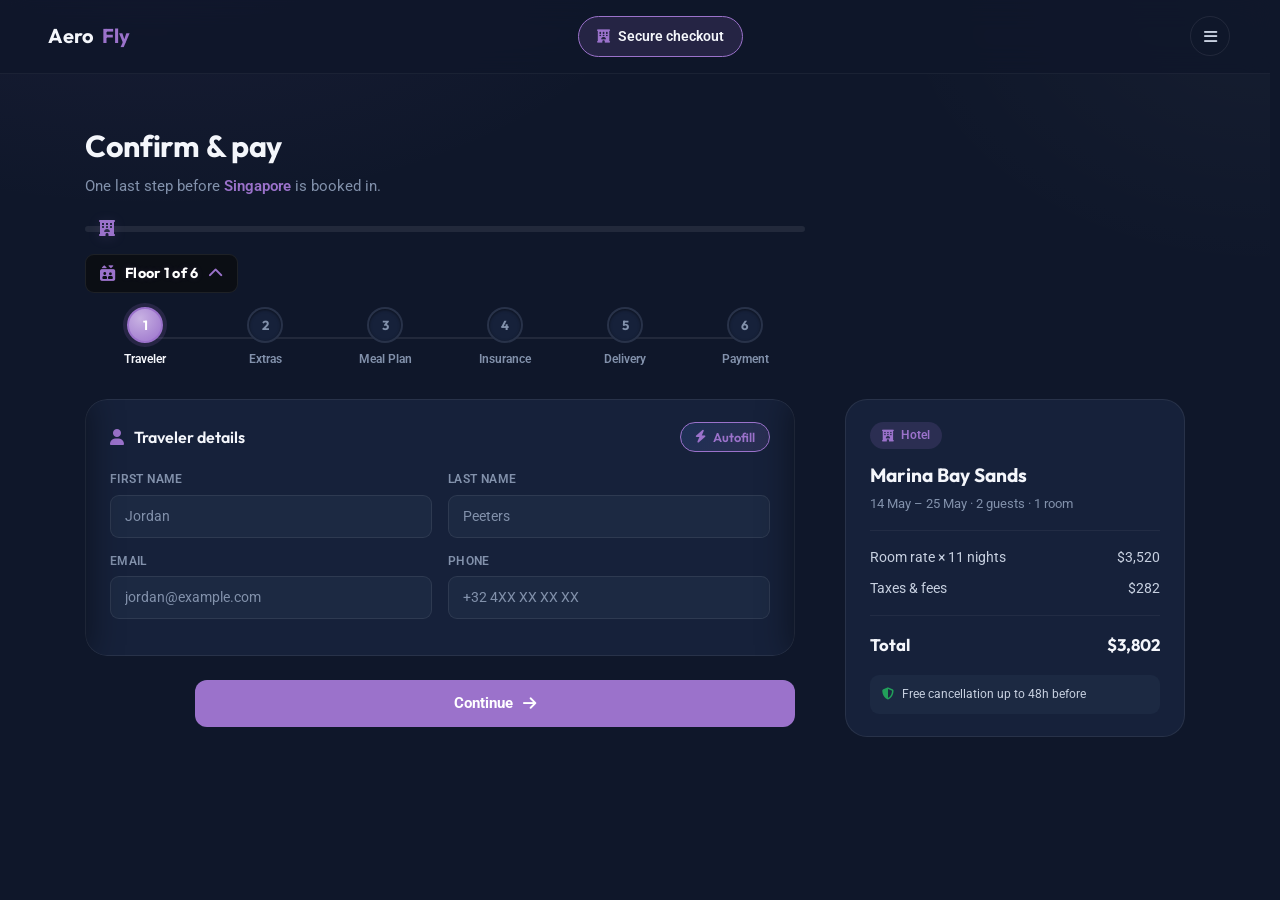
<file: pages/booking.html>
<!DOCTYPE html>
<html lang="en">
<head>
<meta charset="UTF-8">
<meta name="viewport" content="width=device-width,initial-scale=1.0,maximum-scale=1.0,user-scalable=no">
<title>AeroFly — Confirm &amp; Pay</title>
<link href="https://cdnjs.cloudflare.com/ajax/libs/font-awesome/6.5.1/css/all.min.css" rel="stylesheet">
<link rel="stylesheet" href="../css/global.css">
<link rel="stylesheet" href="../css/booking.css">
</head>
<body data-section="hotels" id="bookingBody">

<header>
  <a class="logo" href="../index.html"><i class="fa-solid fa-sparkles"></i> Aero<span>Fly</span></a>

  <div class="nav-current"><i class="fa-solid fa-lock" id="navIcon"></i> <span id="navLabel">Secure checkout</span></div>

  <div class="hdr-actions">
    <button class="nav-hamburger-btn" id="navHamburgerBtn" onclick="toggleNavMenu(event)" aria-label="Switch section">
      <i class="fa-solid fa-bars"></i>
    </button>
    <div class="nav-menu-popover" id="navMenuPopover">
      <div class="nav-menu-label">Switch section</div>
      <a href="flights.html" class="nav-menu-item"><i class="fa-solid fa-plane"></i> Flights</a>
      <a href="hotels.html" class="nav-menu-item"><i class="fa-solid fa-hotel"></i> Hotels</a>
      <a href="experiences.html" class="nav-menu-item"><i class="fa-solid fa-ticket"></i> Experiences</a>
      <a href="../index.html" class="nav-menu-item home"><i class="fa-solid fa-house"></i> Home</a>
    </div>
  </div>
</header>

<div class="booking-wrap" id="bookingView">
  <div class="booking-inner">

    <div class="booking-title">
      <h1>Confirm &amp; pay</h1>
      <p>One last step before <span id="destLabel">Singapore</span> is booked in.</p>
    </div>

    <!-- PROGRESS BAR (riding icon — plane for flights, matching your original) -->
    <div class="bk-progress-bar" id="bkProgressBar">
      <div class="bk-progress-fill" id="bkProgressFill"></div>
      <div class="bk-progress-icon" id="bkProgressIcon"><i class="fa-solid fa-plane"></i></div>
    </div>

    <!-- STEPPER (built by JS — differs per type) -->
    <div class="bk-elevator-display" id="bkElevatorDisplay" style="display:none">
      <i class="fa-solid fa-elevator"></i>
      <span class="bked-label" id="bkedFloorLabel">Floor 1</span>
      <i class="fa-solid fa-chevron-up bked-arrow"></i>
    </div>
    <div class="bk-stepper" id="bkStepper"></div>

    <div class="booking-grid">

      <!-- LEFT: forms -->
      <div class="booking-forms">

        <div class="bk-step-area" id="bkStepArea">

          <!-- hotel-only: full-cover elevator doors. These slide shut over
               the whole step area, the content swaps behind them, then they
               reopen — the transition itself IS the elevator, not a small
               icon off to the side. No-ops for flights/experiences. -->
          <div class="bk-door left"><i class="fa-solid fa-elevator"></i></div>
          <div class="bk-door right"><i class="fa-solid fa-elevator"></i></div>

          <!-- transition loader (icon swapped per type) — used for
               flights/experiences; hotels use the doors above instead -->
          <div class="step-loader" id="stepLoader">
            <div class="step-loader-inner">
              <div id="stepLoaderIcon"></div>
              <div class="step-loader-lbl">Just a moment…</div>
            </div>
          </div>

          <!-- TRAVELER -->
          <div class="bk-step active" data-step="traveler">
            <div class="bk-card">
              <div class="passenger-header">
                <div class="bk-card-title" style="margin-bottom:0"><i class="fa-solid fa-user"></i> Traveler details</div>
                <button class="autofill-btn" onclick="autofillTraveler()"><i class="fa-solid fa-bolt"></i> Autofill</button>
              </div>
              <div class="bk-field-row" style="margin-top:18px">
                <div class="bk-field"><label>First name</label><input type="text" id="fFirst" placeholder="Jordan"></div>
                <div class="bk-field"><label>Last name</label><input type="text" id="fLast" placeholder="Peeters"></div>
              </div>
              <div class="bk-field-row">
                <div class="bk-field"><label>Email</label><input type="email" id="fEmail" placeholder="jordan@example.com"></div>
                <div class="bk-field"><label>Phone</label><input type="tel" id="fPhone" placeholder="+32 4XX XX XX XX"></div>
              </div>
              <div class="bk-hint" id="hintTraveler">Fill in all fields with a valid email to continue.</div>
            </div>
          </div>

          <!-- SEAT & CLASS (flights only) -->
          <div class="bk-step" data-step="seat">
            <div class="bk-card">
              <div class="bk-card-title"><i class="fa-solid fa-chair"></i> Choose your seat</div>
              <div class="class-selector" id="classSelector">
                <div class="class-card fc" data-class="fc" onclick="selectSeatClass('fc')">
                  <div class="class-card-check"><i class="fa-solid fa-check"></i></div>
                  <div class="class-card-icon">🛋️</div>
                  <div class="class-card-name">First</div>
                  <div class="class-card-price">+€1555</div>
                </div>
                <div class="class-card prem" data-class="prem" onclick="selectSeatClass('prem')">
                  <div class="class-card-check"><i class="fa-solid fa-check"></i></div>
                  <div class="class-card-icon">⭐</div>
                  <div class="class-card-name">Premium</div>
                  <div class="class-card-price">+€255</div>
                </div>
                <div class="class-card eco active" data-class="eco" onclick="selectSeatClass('eco')">
                  <div class="class-card-check"><i class="fa-solid fa-check"></i></div>
                  <div class="class-card-icon">🪑</div>
                  <div class="class-card-name">Economy</div>
                  <div class="class-card-price">Included</div>
                </div>
              </div>
              <div class="seat-diagram-area">
                <div class="plane-svg-wrap">
                  <svg viewBox="0 0 100 270" xmlns="http://www.w3.org/2000/svg">
                    <defs>
                      <clipPath id="body-clip"><path d="M50 6 C66 6 67 22 67 38 L67 205 C67 230 58 250 50 256 C42 250 33 230 33 205 L33 38 C33 22 34 6 50 6 Z"/></clipPath>
                    </defs>
                    <path d="M33 105 L2 155 L8 170 L33 148 Z" fill="var(--surface-3)"/>
                    <path d="M67 105 L98 155 L92 170 L67 148 Z" fill="var(--surface-3)"/>
                    <path d="M36 205 L16 240 L24 250 L40 220 Z" fill="var(--surface-3)"/>
                    <path d="M64 205 L84 240 L76 250 L60 220 Z" fill="var(--surface-3)"/>
                    <path d="M50 6 C66 6 67 22 67 38 L67 205 C67 230 58 250 50 256 C42 250 33 230 33 205 L33 38 C33 22 34 6 50 6 Z" fill="var(--surface-2)" stroke="var(--border)" stroke-width="1.5"/>
                    <rect x="0" y="5" width="100" height="72" fill="var(--flights)" clip-path="url(#body-clip)" id="svg-zone-fc" opacity="0" style="transition:opacity .35s"/>
                    <rect x="0" y="77" width="100" height="80" fill="var(--hotels)" clip-path="url(#body-clip)" id="svg-zone-prem" opacity="0" style="transition:opacity .35s"/>
                    <rect x="0" y="157" width="100" height="100" fill="var(--experiences)" clip-path="url(#body-clip)" id="svg-zone-eco" opacity="0" style="transition:opacity .35s"/>
                    <line x1="33" y1="77" x2="67" y2="77" stroke="var(--border)" stroke-width="1" stroke-dasharray="4,3"/>
                    <line x1="33" y1="157" x2="67" y2="157" stroke="var(--border)" stroke-width="1" stroke-dasharray="4,3"/>
                    <text x="50" y="44" text-anchor="middle" font-family="Outfit,sans-serif" font-size="6" fill="var(--text)" opacity=".4" font-weight="700">FC</text>
                    <text x="50" y="122" text-anchor="middle" font-family="Outfit,sans-serif" font-size="5.5" fill="var(--text)" opacity=".4" font-weight="700">PREM</text>
                    <text x="50" y="195" text-anchor="middle" font-family="Outfit,sans-serif" font-size="5.5" fill="var(--text)" opacity=".4" font-weight="700">ECO</text>
                  </svg>
                </div>
                <div class="seat-grid-panel">
                  <div class="seat-grid-header" id="seatGridLabel">Economy — select your seat</div>
                  <div id="seatGridContainer"></div>
                </div>
              </div>
              <div class="benefits-section">
                <div class="benefits-label">Included benefits</div>
                <div class="benefits-grid" id="benefitsContainer"></div>
              </div>
              <div class="bk-hint" id="hintSeat">Pick a class and tap a seat to continue.</div>
            </div>
          </div>

          <!-- BAGGAGE (flights only) -->
          <div class="bk-step" data-step="baggage">
            <div class="bk-card">
              <div class="bk-card-title"><i class="fa-solid fa-suitcase-rolling"></i> Baggage</div>
              <div class="bk-option-grid" id="baggageOptions">
                <div class="bk-option" data-val="cabin" data-fee="0" onclick="selectOption('baggage',this)">
                  <div class="bk-option-check"></div>
                  <div class="bk-option-icon"><i class="fa-solid fa-briefcase"></i></div>
                  <div class="bk-option-name">Cabin bag only</div>
                  <div class="bk-option-sub">1 × 7kg</div>
                  <div class="bk-option-price">Included</div>
                </div>
                <div class="bk-option" data-val="checked1" data-fee="35" onclick="selectOption('baggage',this)">
                  <div class="bk-option-check"></div>
                  <div class="bk-option-icon" style="font-size:1.3rem"><i class="fa-solid fa-suitcase-rolling"></i></div>
                  <div class="bk-option-name">+1 checked bag</div>
                  <div class="bk-option-sub">23kg</div>
                  <div class="bk-option-price">+€35</div>
                </div>
                <div class="bk-option" data-val="checked2" data-fee="65" onclick="selectOption('baggage',this)">
                  <div class="bk-option-check"></div>
                  <div class="bk-option-icon" style="font-size:1.55rem"><i class="fa-solid fa-suitcase-rolling"></i></div>
                  <div class="bk-option-name">+2 checked bags</div>
                  <div class="bk-option-sub">23kg each</div>
                  <div class="bk-option-price">+€65</div>
                </div>
                <div class="bk-option" data-val="xl" data-fee="55" onclick="selectOption('baggage',this)">
                  <div class="bk-option-check"></div>
                  <div class="bk-option-icon" style="font-size:1.4rem"><i class="fa-solid fa-weight-hanging"></i></div>
                  <div class="bk-option-name">Extra-large bag</div>
                  <div class="bk-option-sub">32kg</div>
                  <div class="bk-option-price">+€55</div>
                </div>
              </div>
              <div class="bk-hint" id="hintBaggage">Pick a baggage option to continue.</div>
            </div>
          </div>

          <!-- MEAL (flights only) -->
          <div class="bk-step" data-step="meal">
            <div class="bk-card">
              <div class="bk-card-title"><i class="fa-solid fa-utensils"></i> Meal preference</div>
              <div class="bk-option-grid" id="mealOptions">
                <div class="bk-option" data-val="standard" data-fee="0" onclick="selectOption('meal',this)">
                  <div class="bk-option-check"></div>
                  <div class="bk-option-name">Standard</div>
                  <div class="bk-option-sub">Chef's choice</div>
                  <div class="bk-option-price">Included</div>
                </div>
                <div class="bk-option" data-val="vegetarian" data-fee="0" onclick="selectOption('meal',this)">
                  <div class="bk-option-check"></div>
                  <div class="bk-option-name">Vegetarian</div>
                  <div class="bk-option-sub">No meat or fish</div>
                  <div class="bk-option-price">Included</div>
                </div>
                <div class="bk-option" data-val="vegan" data-fee="0" onclick="selectOption('meal',this)">
                  <div class="bk-option-check"></div>
                  <div class="bk-option-name">Vegan</div>
                  <div class="bk-option-sub">Plant-based</div>
                  <div class="bk-option-price">Included</div>
                </div>
                <div class="bk-option" data-val="halal" data-fee="0" onclick="selectOption('meal',this)">
                  <div class="bk-option-check"></div>
                  <div class="bk-option-name">Halal</div>
                  <div class="bk-option-sub"></div>
                  <div class="bk-option-price">Included</div>
                </div>
                <div class="bk-option" data-val="kosher" data-fee="0" onclick="selectOption('meal',this)">
                  <div class="bk-option-check"></div>
                  <div class="bk-option-name">Kosher</div>
                  <div class="bk-option-sub"></div>
                  <div class="bk-option-price">Included</div>
                </div>
                <div class="bk-option" data-val="none" data-fee="0" onclick="selectOption('meal',this)">
                  <div class="bk-option-check"></div>
                  <div class="bk-option-name">No meal</div>
                  <div class="bk-option-sub">Skip catering</div>
                  <div class="bk-option-price">—</div>
                </div>
              </div>
              <div class="bk-hint" id="hintMeal">Pick a meal option to continue.</div>
            </div>
          </div>

          <!-- AMENITIES (hotels only) -->
          <div class="bk-step" data-step="amenities">
            <div class="bk-card">
              <div class="bk-card-title"><i class="fa-solid fa-concierge-bell"></i> Room extras</div>
              <div class="bk-option-grid" id="amenityOptions">
                <div class="bk-option" data-val="fitness" data-fee="0" onclick="toggleAmenity(this)">
                  <div class="bk-option-check"></div>
                  <div class="bk-option-icon"><i class="fa-solid fa-dumbbell"></i></div>
                  <div class="bk-option-name">Fitness Center</div>
                  <div class="bk-option-sub">24h access</div>
                  <div class="bk-option-price">Included</div>
                </div>
                <div class="bk-option" data-val="pool" data-fee="15" onclick="toggleAmenity(this)">
                  <div class="bk-option-check"></div>
                  <div class="bk-option-icon"><i class="fa-solid fa-water-ladder"></i></div>
                  <div class="bk-option-name">Pool &amp; Spa Pass</div>
                  <div class="bk-option-sub">Full stay access</div>
                  <div class="bk-option-price">+$15</div>
                </div>
                <div class="bk-option" data-val="housekeeping" data-fee="10" onclick="toggleAmenity(this)">
                  <div class="bk-option-check"></div>
                  <div class="bk-option-icon"><i class="fa-solid fa-broom"></i></div>
                  <div class="bk-option-name">Daily Housekeeping+</div>
                  <div class="bk-option-sub">Turn-down service</div>
                  <div class="bk-option-price">+$10</div>
                </div>
                <div class="bk-option" data-val="laundry" data-fee="20" onclick="toggleAmenity(this)">
                  <div class="bk-option-check"></div>
                  <div class="bk-option-icon"><i class="fa-solid fa-shirt"></i></div>
                  <div class="bk-option-name">Laundry Service</div>
                  <div class="bk-option-sub">Wash &amp; fold, 24h</div>
                  <div class="bk-option-price">+$20</div>
                </div>
                <div class="bk-option" data-val="shuttle" data-fee="35" onclick="toggleAmenity(this)">
                  <div class="bk-option-check"></div>
                  <div class="bk-option-icon"><i class="fa-solid fa-shuttle-van"></i></div>
                  <div class="bk-option-name">Airport Shuttle</div>
                  <div class="bk-option-sub">Return transfer</div>
                  <div class="bk-option-price">+$35</div>
                </div>
              </div>
              <div class="bk-hint" style="display:none">Optional — pick as many as you like, or none.</div>
            </div>
          </div>

          <!-- MEAL PLAN (hotels only) -->
          <div class="bk-step" data-step="mealplan">
            <div class="bk-card">
              <div class="bk-card-title"><i class="fa-solid fa-utensils"></i> Meal plan</div>
              <div class="bk-option-grid" id="mealplanOptions">
                <div class="bk-option" data-val="room-only" data-fee="0" onclick="selectOption('mealplan',this)">
                  <div class="bk-option-check"></div>
                  <div class="bk-option-name">Room Only</div>
                  <div class="bk-option-sub">No meals included</div>
                  <div class="bk-option-price">Included</div>
                </div>
                <div class="bk-option" data-val="breakfast" data-fee="198" onclick="selectOption('mealplan',this)">
                  <div class="bk-option-check"></div>
                  <div class="bk-option-name">Breakfast Included</div>
                  <div class="bk-option-sub">Daily, $18/night</div>
                  <div class="bk-option-price">+$198</div>
                </div>
                <div class="bk-option" data-val="halfboard" data-fee="495" onclick="selectOption('mealplan',this)">
                  <div class="bk-option-check"></div>
                  <div class="bk-option-name">Half Board</div>
                  <div class="bk-option-sub">Breakfast + dinner, $45/night</div>
                  <div class="bk-option-price">+$495</div>
                </div>
                <div class="bk-option" data-val="roomservice" data-fee="330" onclick="selectOption('mealplan',this)">
                  <div class="bk-option-check"></div>
                  <div class="bk-option-name">Room Service Package</div>
                  <div class="bk-option-sub">Daily dining credit, $30/night</div>
                  <div class="bk-option-price">+$330</div>
                </div>
              </div>
              <div class="bk-hint" id="hintMealplan">Pick a meal plan (or "Room Only") to continue.</div>
            </div>
          </div>

          <!-- INSURANCE -->
          <div class="bk-step" data-step="insurance">
            <div class="bk-card">
              <div class="bk-card-title"><i class="fa-solid fa-shield-halved"></i> Travel insurance</div>
              <div class="bk-option-grid" id="insuranceOptions">
                <div class="bk-option" data-val="none" data-fee="0" onclick="selectOption('insurance',this)">
                  <div class="bk-option-check"></div>
                  <div class="bk-option-name">No insurance</div>
                  <div class="bk-option-sub">Continue without cover</div>
                  <div class="bk-option-price">$0</div>
                </div>
                <div class="bk-option" data-val="basic" data-fee="12" onclick="selectOption('insurance',this)">
                  <div class="bk-option-check"></div>
                  <div class="bk-option-name">Basic</div>
                  <div class="bk-option-sub">Trip cancellation cover</div>
                  <div class="bk-option-price">+$12</div>
                </div>
                <div class="bk-option" data-val="premium" data-fee="24" onclick="selectOption('insurance',this)">
                  <div class="bk-option-check"></div>
                  <div class="bk-option-name">Premium</div>
                  <div class="bk-option-sub">Cancellation + medical + baggage</div>
                  <div class="bk-option-price">+$24</div>
                </div>
              </div>
              <div class="bk-hint" id="hintInsurance">Pick an option (or "No insurance") to continue.</div>
            </div>
          </div>

          <!-- DELIVERY -->
          <div class="bk-step" data-step="delivery">
            <div class="bk-card">
              <div class="bk-card-title"><i class="fa-solid fa-paper-plane"></i> How should we send your booking?</div>
              <div class="bk-option-grid" id="deliveryOptions">
                <div class="bk-option" data-val="email" onclick="selectOption('delivery',this)">
                  <div class="bk-option-check"></div>
                  <div class="bk-option-icon"><i class="fa-solid fa-envelope"></i></div>
                  <div class="bk-option-name">Email</div>
                  <div class="bk-option-sub" id="deliveryEmailSub">To your email address</div>
                </div>
                <div class="bk-option" data-val="sms" onclick="selectOption('delivery',this)">
                  <div class="bk-option-check"></div>
                  <div class="bk-option-icon"><i class="fa-solid fa-comment-sms"></i></div>
                  <div class="bk-option-name">SMS</div>
                  <div class="bk-option-sub" id="deliverySmsSub">To your phone number</div>
                </div>
                <div class="bk-option" data-val="whatsapp" onclick="selectOption('delivery',this)">
                  <div class="bk-option-check"></div>
                  <div class="bk-option-icon"><i class="fa-brands fa-whatsapp"></i></div>
                  <div class="bk-option-name">WhatsApp</div>
                  <div class="bk-option-sub">Instant message</div>
                </div>
                <div class="bk-option" data-val="pdf" onclick="selectOption('delivery',this)">
                  <div class="bk-option-check"></div>
                  <div class="bk-option-icon"><i class="fa-solid fa-file-pdf"></i></div>
                  <div class="bk-option-name">Download PDF</div>
                  <div class="bk-option-sub">Save it yourself</div>
                </div>
              </div>
              <div class="bk-hint" id="hintDelivery">Pick how you'd like to receive your booking.</div>
            </div>
          </div>

          <!-- PAYMENT -->
          <div class="bk-step" data-step="payment">
            <div class="bk-card">
              <div class="bk-card-title"><i class="fa-solid fa-credit-card"></i> Payment</div>
              <div class="bk-field"><label>Card number</label><input type="text" id="fCard" placeholder="4242 4242 4242 4242" inputmode="numeric"></div>
              <div class="bk-field-row">
                <div class="bk-field"><label>Expiry</label><input type="text" id="fExpiry" placeholder="MM / YY"></div>
                <div class="bk-field"><label>CVC</label><input type="text" id="fCvc" placeholder="123" inputmode="numeric"></div>
              </div>
              <div class="bk-secure-note"><i class="fa-solid fa-lock"></i> Payments are encrypted. This is a demo checkout — no card is charged.</div>
              <div class="bk-hint" id="hintPayment">Fill in your card details to confirm.</div>
            </div>
          </div>

        </div>

        <div class="bk-step-nav">
          <button class="bk-back-btn" id="bkBackBtn" onclick="goBack()"><i class="fa-solid fa-arrow-left"></i> Back</button>
          <button class="bk-continue-btn" id="bkContinueBtn" onclick="goNext()">Continue <i class="fa-solid fa-arrow-right"></i></button>
        </div>
      </div>

      <!-- RIGHT: order summary -->
      <div class="bk-summary">
        <div class="bk-summary-badge" id="summaryBadge"><i class="fa-solid fa-hotel"></i> Hotel</div>
        <div class="bk-summary-name" id="summaryName">Marina Bay Sands</div>
        <div class="bk-summary-meta" id="summaryMeta">14 May – 25 May · 2 guests · 1 room</div>

        <div class="bk-divider"></div>

        <div id="summaryLines">
          <div class="bk-line"><span id="lineLabel1">Room rate × 11 nights</span><span id="lineVal1">$3,520</span></div>
          <div class="bk-line"><span>Taxes &amp; fees</span><span id="lineTax">$284</span></div>
        </div>
        <div class="bk-divider"></div>
        <div class="bk-line total"><span>Total</span><span id="lineTotal">$3,804</span></div>

        <div class="bk-summary-badgebox"><i class="fa-solid fa-shield-halved"></i> Free cancellation up to 48h before</div>
      </div>

    </div>
  </div>
</div>

<!-- CONFIRMATION -->
<div class="confirm-wrap" id="confirmView">
  <div class="confirm-card">

    <div class="confirm-anim" id="confirmAnim"></div>

    <div class="confirm-text-block" id="confirmTextBlock">
      <h2>You're all booked!</h2>
      <p id="confirmSub">Marina Bay Sands is confirmed for 14 – 25 May.</p>
      <div class="confirm-ref">Booking reference <strong id="confirmRef">AF-000000</strong></div>
      <div class="confirm-delivery-note" id="confirmDeliveryNote"></div>

      <div id="confirmCrosssell"></div>

      <a href="../index.html" class="confirm-home-btn"><i class="fa-solid fa-house"></i> Back to AeroFly</a>
    </div>
  </div>
</div>

<script src="../js/global.js"></script>
<script>
const params = new URLSearchParams(window.location.search);
const type = params.get('type') || 'hotels';
const name = params.get('name') || 'Marina Bay Sands';
const price = parseFloat(params.get('price')) || 320;

const TYPE_META = {
  hotels:      { section:'hotels',      icon:'fa-hotel',  label:'Hotel',      currency:'$', lineLabel:'Room rate × 11 nights', taxRate:0.08 },
  experiences: { section:'experiences', icon:'fa-ticket', label:'Experience', currency:'$', lineLabel:'2 guests × ticket price', taxRate:0.05 },
  flights:     { section:'flights',     icon:'fa-plane',  label:'Flight',     currency:'€', lineLabel:'2 travelers × fare', taxRate:0.12 },
};
const meta = TYPE_META[type] || TYPE_META.hotels;

document.body.dataset.section = meta.section;
document.getElementById('navIcon').className = 'fa-solid ' + meta.icon;
document.getElementById('summaryBadge').innerHTML = `<i class="fa-solid ${meta.icon}"></i> ${meta.label}`;
document.getElementById('summaryName').textContent = name;

const lineVal = type === 'hotels' ? price * 11 : price * 2;
const tax = Math.round(lineVal * meta.taxRate);

document.getElementById('lineLabel1').textContent = meta.lineLabel;
document.getElementById('lineVal1').textContent = meta.currency + lineVal.toLocaleString();
document.getElementById('lineTax').textContent = meta.currency + tax.toLocaleString();

const metaLine = {
  hotels: '14 May – 25 May · 2 guests · 1 room',
  experiences: '14 May · 2 guests',
  flights: 'BRU → SIN · 14 May – 25 May · 2 travelers',
};
document.getElementById('summaryMeta').textContent = metaLine[type] || metaLine.hotels;

/* ============================================================
   STEP CONFIG
   ============================================================ */
const STEP_DEFS = {
  hotels:      ['traveler','amenities','mealplan','insurance','delivery','payment'],
  experiences: ['traveler','insurance','delivery','payment'],
  flights:     ['traveler','seat','baggage','meal','insurance','delivery','payment'],
};
const steps = STEP_DEFS[type] || STEP_DEFS.hotels;

const STEP_META = {
  traveler:  { label:'Traveler',  icon:'fa-user' },
  seat:      { label:'Seat',      icon:'fa-chair' },
  baggage:   { label:'Baggage',   icon:'fa-suitcase-rolling' },
  meal:      { label:'Meal',      icon:'fa-utensils' },
  amenities: { label:'Extras',    icon:'fa-concierge-bell' },
  mealplan:  { label:'Meal Plan', icon:'fa-utensils' },
  insurance: { label:'Insurance', icon:'fa-shield-halved' },
  delivery:  { label:'Delivery',  icon:'fa-paper-plane' },
  payment:   { label:'Payment',   icon:'fa-credit-card' },
};

let currentIndex = 0;
const touched = {};      // stepKey -> bool (user has left this step at least once)
const selections = { baggage:null, meal:null, mealplan:null, insurance:null, delivery:null };
const selectedAmenities = {}; // val -> fee, for the multi-select amenities step
let selectedSeatClass = 'eco', selectedSeat = null;

/* ---------- render stepper + progress bar ---------- */
function renderStepper(){
  const wrap = document.getElementById('bkStepper');
  const isHotel = type === 'hotels';
  wrap.innerHTML = steps.map((key,i)=>{
    const m = STEP_META[key];
    const valid = isValid(key);
    let state = '';
    if(i === currentIndex) state = 'current';
    else if(i < currentIndex && valid) state = 'done';
    else if(touched[key] && !valid) state = 'warning';
    const clickable = i <= currentIndex;
    let inner;
    if(state==='done') inner = '<i class="fa-solid fa-check"></i>';
    else if(state==='warning') inner = '<i class="fa-solid fa-triangle-exclamation"></i>';
    else if(isHotel) inner = (i+1); // elevator floor button — show the literal floor number
    else inner = `<i class="fa-solid ${m.icon}"></i>`;
    return `<div class="bk-step-item ${state} ${clickable?'clickable':''}" onclick="${clickable ? 'jumpToStep('+i+')' : ''}">
      <div class="bk-step-line ${i<=currentIndex?'done':''}"></div>
      <div class="bk-step-circle">${inner}</div>
      <div class="bk-step-lbl">${m.label}</div>
    </div>`;
  }).join('');

  const pct = steps.length > 1 ? (currentIndex / (steps.length - 1)) * 100 : 100;
  document.getElementById('bkProgressFill').style.width = pct + '%';
  document.getElementById('bkProgressIcon').style.left = Math.max(pct, 3) + '%';
  document.getElementById('bkProgressIcon').innerHTML = `<i class="fa-solid ${meta.icon}"></i>`;

  const elevDisplay = document.getElementById('bkElevatorDisplay');
  if(isHotel){
    elevDisplay.style.display = 'flex';
    document.getElementById('bkedFloorLabel').textContent = `Floor ${currentIndex+1} of ${steps.length}`;
  }
}

/* ---------- validation ---------- */
function isValid(key){
  switch(key){
    case 'traveler': {
      const f=document.getElementById('fFirst').value.trim();
      const l=document.getElementById('fLast').value.trim();
      const e=document.getElementById('fEmail').value.trim();
      const p=document.getElementById('fPhone').value.trim();
      return f && l && /^\S+@\S+\.\S+$/.test(e) && p.length>=6;
    }
    case 'seat': return !!selectedSeat;
    case 'baggage': return !!selections.baggage;
    case 'meal': return !!selections.meal;
    case 'amenities': return true; // optional, always valid
    case 'mealplan': return !!selections.mealplan;
    case 'insurance': return !!selections.insurance;
    case 'delivery': return !!selections.delivery;
    case 'payment': {
      const c=document.getElementById('fCard').value.replace(/\s/g,'');
      const ex=document.getElementById('fExpiry').value.trim();
      const cvc=document.getElementById('fCvc').value.trim();
      return c.length>=12 && ex.length>=4 && cvc.length>=3;
    }
    default: return true;
  }
}

/* ---------- option selection ---------- */
function selectOption(group, el){
  const parent = el.parentElement;
  parent.querySelectorAll('.bk-option').forEach(o=>o.classList.remove('selected'));
  el.classList.add('selected');
  selections[group] = { val: el.dataset.val, fee: parseFloat(el.dataset.fee || 0) };
  const hintEl = document.getElementById('hint'+group.charAt(0).toUpperCase()+group.slice(1));
  if(hintEl) hintEl.classList.remove('show');
  updateSummary();
  renderStepper();
}

/* ---------- amenities (multi-select, optional) ---------- */
function toggleAmenity(el){
  const val = el.dataset.val, fee = parseFloat(el.dataset.fee || 0);
  el.classList.toggle('selected');
  if(el.classList.contains('selected')) selectedAmenities[val] = fee;
  else delete selectedAmenities[val];
  updateSummary();
}

/* ---------- seat & class selection ---------- */
const SEAT_CLASS_CONFIG = {
  fc:   { label:'First — select your seat',    fee:1555, rows:3, cols:['A','B','','C','D'],
          occupied:['1A','2C'],
          benefits:[['fa-bed','Lie-flat bed'],['fa-champagne-glasses','Fine dining'],['fa-suitcase','40kg luggage'],['fa-star','Lounge access']] },
  prem: { label:'Premium — select your seat',  fee:255,  rows:5, cols:['A','B','','C','D','E'],
          occupied:['1A','2E','3B'],
          benefits:[['fa-suitcase','30kg luggage'],['fa-utensils','Premium meals'],['fa-users-line','Priority boarding']] },
  eco:  { label:'Economy — select your seat',  fee:0,    rows:7, cols:['A','B','C','','D','E','F'],
          occupied:['1A','2B','3E','4F','5A','6C'],
          benefits:[['fa-suitcase','23kg luggage'],['fa-utensils','Standard meal'],['fa-wifi','WiFi included']] },
};

function selectSeatClass(cls){
  selectedSeatClass = cls;
  selectedSeat = null;
  document.querySelectorAll('.class-card').forEach(c=>c.classList.toggle('active', c.dataset.class===cls));
  ['fc','prem','eco'].forEach(z=>{
    const el = document.getElementById('svg-zone-'+z);
    if(el) el.style.opacity = z===cls ? '0.55' : '0';
  });
  renderSeatGrid();
  document.getElementById('hintSeat')?.classList.remove('show');
  updateSummary();
  renderStepper();
}

function renderSeatGrid(){
  const cfg = SEAT_CLASS_CONFIG[selectedSeatClass];
  document.getElementById('seatGridLabel').textContent = cfg.label;
  let html = '<div class="seat-col-labels">';
  cfg.cols.forEach(c=> html += c==='' ? `<div style="width:12px;"></div>` : `<div class="seat-col-label" style="width:30px;">${c}</div>`);
  html += '</div><div class="seat-grid">';
  for(let r=1; r<=cfg.rows; r++){
    html += `<div class="seat-row"><div class="seat-row-num">${r}</div>`;
    cfg.cols.forEach(c=>{
      if(c===''){ html += `<div class="seat-aisle"></div>`; return; }
      const id = `${r}${c}`, occ = cfg.occupied.includes(id);
      html += `<div class="seat${occ?' occupied':''}" data-seat="${id}" onclick="${occ?'':'pickSeat(this)'}" title="${occ?'Occupied':id}">${occ?'✕':''}</div>`;
    });
    html += '</div>';
  }
  html += '</div>';
  document.getElementById('seatGridContainer').innerHTML = html;
  document.getElementById('benefitsContainer').innerHTML = cfg.benefits.map(b=>
    `<div class="benefit-box"><i class="fa-solid ${b[0]}"></i> ${b[1]}</div>`).join('');
}

function pickSeat(el){
  document.querySelectorAll('#seatGridContainer .seat').forEach(s=>s.classList.remove('selected'));
  el.classList.add('selected');
  selectedSeat = el.dataset.seat;
  document.getElementById('hintSeat')?.classList.remove('show');
  renderStepper();
}

/* ---------- autofill (traveler step) ---------- */
const AUTOFILL_PROFILE = { first:'Sarah', last:'Mitchell', email:'sarah.mitchell@example.com', phone:'+32 478 12 34 56' };
function autofillTraveler(){
  const card = document.querySelector('.bk-step[data-step="traveler"] .bk-card');
  card.classList.remove('bk-autofilling'); void card.offsetWidth; card.classList.add('bk-autofilling');
  const fields = [['fFirst',AUTOFILL_PROFILE.first],['fLast',AUTOFILL_PROFILE.last],['fEmail',AUTOFILL_PROFILE.email],['fPhone',AUTOFILL_PROFILE.phone]];
  fields.forEach(([id,val],i)=> setTimeout(()=>{
    const el = document.getElementById(id);
    el.value = val;
    el.classList.add('filled');
  }, i*90));
  setTimeout(()=>{ document.getElementById('hintTraveler').classList.remove('show'); renderStepper(); }, fields.length*90 + 150);
}

/* ---------- summary totals ---------- */
function updateSummary(){
  const lines = [];
  let extra = 0;
  if(type === 'flights' && selectedSeatClass && SEAT_CLASS_CONFIG[selectedSeatClass].fee > 0){
    lines.push(['Seat & class upgrade', '+€' + SEAT_CLASS_CONFIG[selectedSeatClass].fee]);
    extra += SEAT_CLASS_CONFIG[selectedSeatClass].fee;
  }
  if(selections.baggage && selections.baggage.fee > 0){
    lines.push(['Extra baggage', '+€' + selections.baggage.fee]);
    extra += selections.baggage.fee;
  }
  if(selections.mealplan && selections.mealplan.fee > 0){
    lines.push(['Meal plan', '+' + meta.currency + selections.mealplan.fee]);
    extra += selections.mealplan.fee;
  }
  const amenityTotal = Object.values(selectedAmenities).reduce((a,b)=>a+b,0);
  if(amenityTotal > 0){
    const count = Object.keys(selectedAmenities).length;
    lines.push([`Room extras (${count})`, '+' + meta.currency + amenityTotal]);
    extra += amenityTotal;
  }
  if(selections.insurance && selections.insurance.fee > 0){
    lines.push(['Travel insurance', '+' + meta.currency + selections.insurance.fee]);
    extra += selections.insurance.fee;
  }
  const total = lineVal + tax + extra;
  const el = document.getElementById('summaryLines');
  el.innerHTML = `
    <div class="bk-line"><span>${meta.lineLabel}</span><span>${meta.currency}${lineVal.toLocaleString()}</span></div>
    <div class="bk-line"><span>Taxes &amp; fees</span><span>${meta.currency}${tax.toLocaleString()}</span></div>
    ${lines.map(l=>`<div class="bk-line"><span>${l[0]}</span><span>${l[1]}</span></div>`).join('')}
  `;
  document.getElementById('lineTotal').textContent = meta.currency + total.toLocaleString();
}

/* ---------- step transition loader ---------- */
const LOADER_HTML = {
  flights: '<div class="sl-flight"><div class="sl-line"></div><i class="fa-solid fa-plane"></i></div>',
  hotels:  '<div class="sl-hotel"><div class="sl-shaft"></div><div class="sl-car"></div></div>',
  experiences: '<i class="fa-solid fa-ticket sl-xp"></i>',
};
// scrolls the stepper into view right now, synchronously — called while
// something is already covering the screen (the loader or the doors) so
// the jump itself is never something the customer actually sees happen
function scrollToStepperNow(){
  const stepArea = document.getElementById('bkStepper');
  if(!stepArea) return;
  const y = stepArea.getBoundingClientRect().top + window.scrollY - 90;
  window.scrollTo({top: Math.max(0, y), behavior: 'auto'});
}

function showStepLoader(cb){
  if(type === 'hotels'){
    // the doors ARE the transition: close over the whole step area,
    // swap content behind them while hidden, then reopen — no separate
    // loader box needed on top of that.
    const area = document.getElementById('bkStepArea');
    area.classList.add('doors-closed');
    scrollToStepperNow(); // hidden behind the closed doors
    setTimeout(()=>{
      cb();
      setTimeout(()=> area.classList.remove('doors-closed'), 150);
    }, 620);
    return;
  }
  const loader = document.getElementById('stepLoader');
  document.getElementById('stepLoaderIcon').innerHTML = LOADER_HTML[type] || LOADER_HTML.hotels;
  document.querySelectorAll('.bk-step').forEach(s=>s.classList.remove('active'));
  loader.classList.add('active');
  scrollToStepperNow(); // hidden behind the loader overlay, not a separate jump later
  setTimeout(()=>{
    loader.classList.remove('active');
    cb();
  }, 550);
}

/* ---------- navigation ---------- */
function showStep(i){
  const key = steps[i];
  document.querySelectorAll('.bk-step').forEach(s=>s.classList.toggle('active', s.dataset.step===key));
  document.getElementById('bkBackBtn').disabled = i===0;
  const last = i === steps.length-1;
  document.getElementById('bkContinueBtn').innerHTML = last
    ? '<i class="fa-solid fa-lock"></i> Confirm &amp; Pay'
    : 'Continue <i class="fa-solid fa-arrow-right"></i>';
  if(key === 'delivery'){
    const email = document.getElementById('fEmail').value.trim();
    const phone = document.getElementById('fPhone').value.trim();
    if(email) document.getElementById('deliveryEmailSub').textContent = email;
    if(phone) document.getElementById('deliverySmsSub').textContent = phone;
  }
  renderStepper();
  // (scroll position is already handled in showStepLoader, before this
  // runs — see scrollToStepperNow — so the customer never sees it happen)
}

function goNext(){
  const key = steps[currentIndex];
  touched[key] = true;
  if(!isValid(key)){
    const hintEl = document.getElementById('hint'+key.charAt(0).toUpperCase()+key.slice(1));
    if(hintEl) hintEl.classList.add('show');
    const card = document.querySelector(`.bk-step[data-step="${key}"] .bk-card`);
    card.classList.remove('bk-shake'); void card.offsetWidth; card.classList.add('bk-shake');
    renderStepper();
    return;
  }
  if(currentIndex === steps.length-1){
    submitBooking();
    return;
  }
  currentIndex++;
  showStepLoader(()=> showStep(currentIndex));
}

function goBack(){
  if(currentIndex===0) return;
  touched[steps[currentIndex]] = true;
  currentIndex--;
  showStepLoader(()=> showStep(currentIndex));
}

function jumpToStep(i){
  if(i >= currentIndex) return; // can't skip ahead — only Continue advances
  touched[steps[currentIndex]] = true;
  currentIndex = i;
  showStepLoader(()=> showStep(currentIndex));
}

/* ---------- submit / confirmation ---------- */
const CONFIRM_ANIM_HTML = {
  flights: `<div class="fca-world" id="fcaWorld">
    <div class="clouds-bg"></div>
    <div class="world-scroll">
      <div class="terrain terrain-city z-bru"><div class="platform p-start"><span class="airport-code">BRU</span><div class="pad"></div></div><div class="building b1"></div><div class="building b2"></div><div class="atomium-sphere"></div></div>
      <div class="water-body w1"><div class="waves"></div></div>
      <div class="terrain terrain-nature z-forest"><div class="hill h1"></div><div class="hill h2"></div><div class="hill h3"></div><div class="tree t1"></div><div class="tree t2"></div><div class="tree t3"></div></div>
      <div class="water-body w2"><div class="waves"></div></div>
      <div class="terrain terrain-city z-sin"><div class="platform p-dest"><span class="airport-code">SIN</span><div class="pad"></div></div><div class="building b3"></div><div class="building b4"></div><div class="building b5"></div><div class="mbs-deck"></div></div>
    </div>
    <div class="plane-wrapper" id="fcaPlaneWrapper"><i class="fa-solid fa-plane plane"></i></div>
  </div>`,
  hotels: `<div class="cha-doors-wrap" id="chaDoorsWrap">
    <div class="cha-hallway"></div>
    <div class="cha-scene-cycle" id="chaSceneCycle">
      <div class="cha-scene rain active"><i class="fa-solid fa-cloud-rain"></i><span>Grey skies back home…</span></div>
      <div class="cha-scene snow"><i class="fa-solid fa-snowflake"></i><span>…or snowy peaks</span></div>
      <div class="cha-scene beach"><i class="fa-solid fa-umbrella-beach"></i><span>Sun-drenched beaches</span></div>
      <div class="cha-scene night"><i class="fa-solid fa-champagne-glasses"></i><span>Nights out waiting</span></div>
    </div>
    <div class="cha-hall-check" id="chaHallCheck"><i class="fa-solid fa-check"></i></div>
    <div class="cha-door-panel left"><div class="cha-porthole"></div></div>
    <div class="cha-door-panel right"><div class="cha-porthole"></div></div>
  </div>`,
  experiences: `<div class="cxa">
    <i class="fa-solid fa-ticket cxa-ticket"></i>
    <div class="cxa-stamp"><i class="fa-solid fa-check"></i></div>
  </div>`,
};

function playConfirmAnimation(){
  document.getElementById('confirmAnim').innerHTML = CONFIRM_ANIM_HTML[type] || CONFIRM_ANIM_HTML.hotels;

  if(type === 'flights'){
    const world = document.getElementById('fcaWorld');
    // kick off on next frame so the browser registers the initial state first
    requestAnimationFrame(()=> requestAnimationFrame(()=> world.classList.add('playing')));
    setTimeout(revealConfirmText, 6300);

  } else if(type === 'hotels'){
    const wrap = document.getElementById('chaDoorsWrap');
    setTimeout(()=> wrap.classList.add('opening'), 350);
    playHotelSceneCycle();
    setTimeout(revealConfirmText, 3400);

  } else {
    setTimeout(revealConfirmText, 1200);
  }
}

function revealConfirmText(){
  document.getElementById('confirmTextBlock').classList.add('revealed');
}

// cycles the hotel confirmation's mood cards while the doors slide open —
// starts once the doors have mostly cleared (~700ms in) so the scenes are
// actually visible, then holds ~550ms on each before the checkmark caps it
function playHotelSceneCycle(){
  const order = ['rain','snow','beach','night'];
  order.forEach((key,i)=>{
    setTimeout(()=>{
      document.querySelectorAll('.cha-scene').forEach(s=>s.classList.remove('active'));
      const el = document.querySelector(`.cha-scene.${key}`);
      if(el) el.classList.add('active');
    }, 700 + i*550);
  });
}

function submitBooking(){
  const btn = document.getElementById('bkContinueBtn');
  btn.disabled = true;
  btn.innerHTML = '<i class="fa-solid fa-spinner fa-spin"></i> Processing…';
  const extra = (selections.baggage?.fee||0) + (selections.insurance?.fee||0);

  setTimeout(()=>{
    document.getElementById('bookingView').classList.add('leaving');
    setTimeout(()=>{
      document.getElementById('bookingView').style.display='none';
      const cv = document.getElementById('confirmView');
      cv.classList.add('active');
      document.getElementById('confirmSub').textContent = `${name} is confirmed${type==='flights' ? ' for your trip to Singapore' : ' for 14 – 25 May'}.`;
      document.getElementById('confirmRef').textContent = 'AF-' + Math.floor(100000 + Math.random()*900000);

      const d = selections.delivery ? selections.delivery.val : 'email';
      const email = document.getElementById('fEmail').value.trim() || 'your email';
      const phone = document.getElementById('fPhone').value.trim() || 'your phone';
      const noteEl = document.getElementById('confirmDeliveryNote');
      if(d === 'email') noteEl.innerHTML = `<i class="fa-solid fa-envelope"></i> Sent to ${email}`;
      else if(d === 'sms') noteEl.innerHTML = `<i class="fa-solid fa-comment-sms"></i> Sent via SMS to ${phone}`;
      else if(d === 'whatsapp') noteEl.innerHTML = `<i class="fa-brands fa-whatsapp"></i> Sent via WhatsApp to ${phone}`;
      else noteEl.innerHTML = `<i class="fa-solid fa-file-pdf"></i> Ready to download <button class="confirm-pdf-btn" onclick="window.print()"><i class="fa-solid fa-download"></i> Download PDF</button>`;

      AeroUI.renderCrossSell('confirmCrosssell', meta.section, 'Singapore');
      playConfirmAnimation();
    }, 350);
  }, 900);
}

/* ---------- init ---------- */
renderStepper();
showStep(0);
updateSummary();
if(type === 'flights'){
  document.getElementById('svg-zone-eco').style.opacity = '0.55';
  renderSeatGrid();
}
</script>
</body>
  </html>
</file>
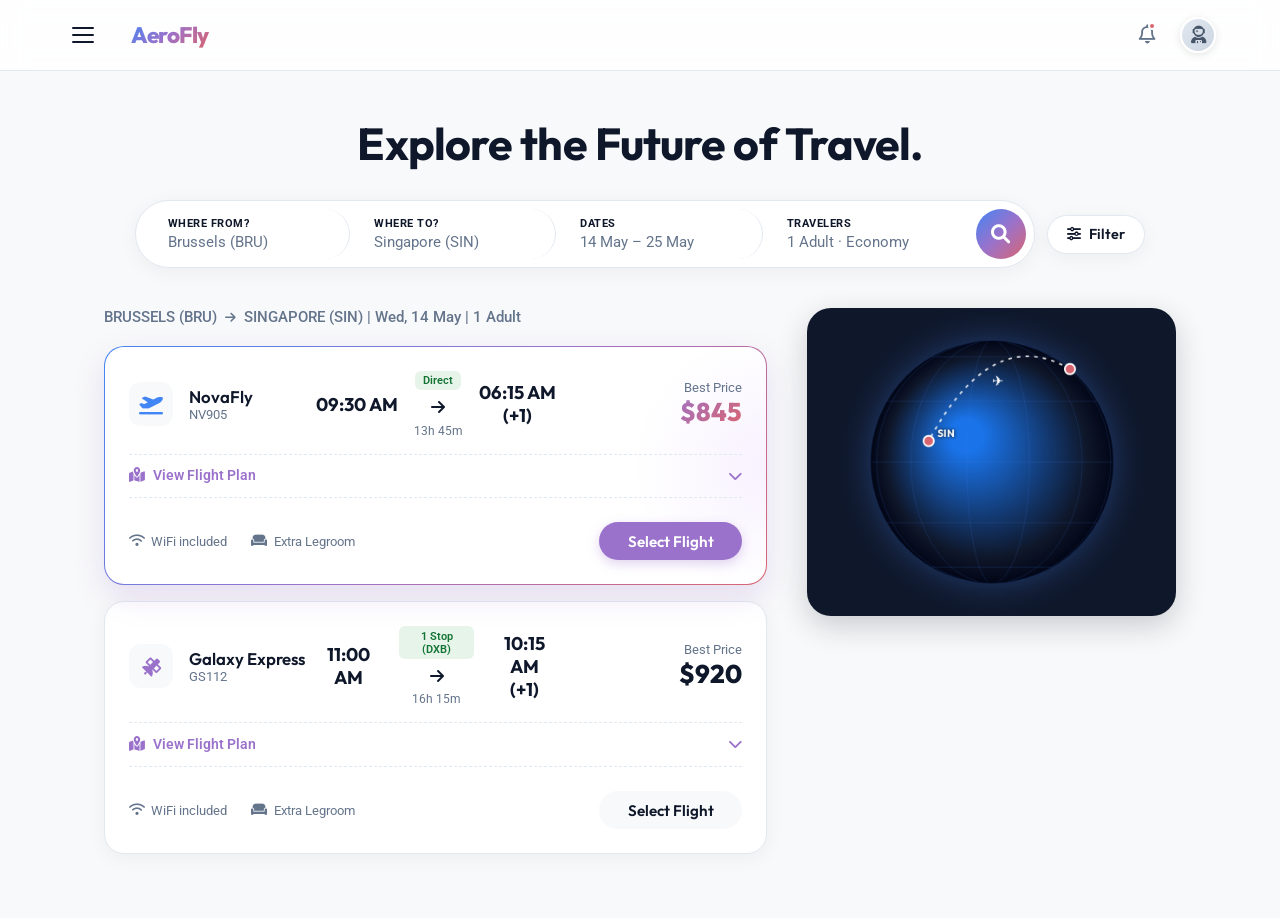
<file: aerofly/pages/flights.html>
<!DOCTYPE html>
<html lang="en">
<head>
<meta charset="UTF-8">
<meta name="viewport" content="width=device-width,initial-scale=1.0,maximum-scale=1.0,user-scalable=no">
<title>AeroFly — Flights</title>
<link href="https://cdnjs.cloudflare.com/ajax/libs/font-awesome/6.0.0/css/all.min.css" rel="stylesheet">
<link href="https://fonts.googleapis.com/css2?family=Outfit:wght@400;500;600;700;800&family=Roboto:wght@400;500;700&display=swap" rel="stylesheet">
<link rel="stylesheet" href="../css/global.css">
<link rel="stylesheet" href="../css/flights.css">
</head>
<body>

<!-- MODAL -->
<div id="modal-overlay">
  <div class="booking-modal">
    <div class="modal-top-bar">
      <div class="modal-top-bar-header">
        <h3 id="modal-step-title">Passenger Details</h3>
        <span class="step-counter" id="modal-step-counter">Step 1 of 5</span>
      </div>
      <div class="progress-plane-bar">
        <div class="progress-plane-fill" id="progressFill"></div>
        <div class="progress-plane-icon" id="progressPlane">✈</div>
      </div>
      <div class="step-pills" id="stepPills">
        <div class="step-pill active">Passenger</div>
        <div class="step-pill">Seats</div>
        <div class="step-pill">Food</div>
        <div class="step-pill">Bags</div>
        <div class="step-pill">Review</div>
      </div>
      <button class="close-modal-btn" onclick="closeBookingModal()"><i class="fa-solid fa-xmark"></i></button>
    </div>
    <div class="modal-body">

      <!-- STEP 1 -->
      <div class="step-panel active" id="step-1">
        <div id="passengers-container"></div>
        <button class="add-passenger-btn" onclick="addPassenger()">
          <i class="fa-solid fa-circle-plus"></i> Add Passenger
        </button>
      </div>

      <!-- STEP 2 -->
      <div class="step-panel" id="step-2">
        <div class="class-selector">
          <div class="class-card fc active" onclick="selectClass('fc')">
            <div class="class-card-check"><i class="fa-solid fa-check"></i></div>
            <div class="class-card-icon">🛋️</div>
            <div class="class-card-name">First Class</div>
            <div class="class-card-price">from $2,400</div>
          </div>
          <div class="class-card prem" onclick="selectClass('prem')">
            <div class="class-card-check"><i class="fa-solid fa-check"></i></div>
            <div class="class-card-icon">⭐</div>
            <div class="class-card-name">Premium</div>
            <div class="class-card-price">from $1,100</div>
          </div>
          <div class="class-card eco" onclick="selectClass('eco')">
            <div class="class-card-check"><i class="fa-solid fa-check"></i></div>
            <div class="class-card-icon">🪑</div>
            <div class="class-card-name">Economy</div>
            <div class="class-card-price">from $845</div>
          </div>
        </div>
        <div class="seat-diagram-area">
          <div class="plane-svg-wrap">
            <svg viewBox="0 0 100 270" xmlns="http://www.w3.org/2000/svg">
              <defs>
                <clipPath id="body-clip"><path d="M50 6 C66 6 67 22 67 38 L67 205 C67 230 58 250 50 256 C42 250 33 230 33 205 L33 38 C33 22 34 6 50 6 Z"/></clipPath>
                <filter id="zone-glow" x="-30%" y="-30%" width="160%" height="160%"><feGaussianBlur stdDeviation="2.5" result="blur"/><feMerge><feMergeNode in="blur"/><feMergeNode in="SourceGraphic"/></feMerge></filter>
              </defs>
              <path d="M33 105 L2 155 L8 170 L33 148 Z" fill="#CBD5E1"/>
              <path d="M67 105 L98 155 L92 170 L67 148 Z" fill="#CBD5E1"/>
              <path d="M36 205 L16 240 L24 250 L40 220 Z" fill="#CBD5E1"/>
              <path d="M64 205 L84 240 L76 250 L60 220 Z" fill="#CBD5E1"/>
              <path d="M50 6 C66 6 67 22 67 38 L67 205 C67 230 58 250 50 256 C42 250 33 230 33 205 L33 38 C33 22 34 6 50 6 Z" fill="#E2E8F0" stroke="#CBD5E1" stroke-width="1.5"/>
              <rect x="0" y="5" width="100" height="72" fill="#4285F4" clip-path="url(#body-clip)" id="svg-zone-fc" opacity="0" style="transition:opacity .35s" filter="url(#zone-glow)"/>
              <rect x="0" y="77" width="100" height="80" fill="#9B72CB" clip-path="url(#body-clip)" id="svg-zone-prem" opacity="0" style="transition:opacity .35s" filter="url(#zone-glow)"/>
              <rect x="0" y="157" width="100" height="100" fill="#D96570" clip-path="url(#body-clip)" id="svg-zone-eco" opacity="0" style="transition:opacity .35s" filter="url(#zone-glow)"/>
              <line x1="33" y1="77" x2="67" y2="77" stroke="#94A3B8" stroke-width="1" stroke-dasharray="4,3"/>
              <line x1="33" y1="157" x2="67" y2="157" stroke="#94A3B8" stroke-width="1" stroke-dasharray="4,3"/>
              <circle cx="42" cy="28" r="2.5" fill="white" opacity=".7"/><circle cx="58" cy="28" r="2.5" fill="white" opacity=".7"/>
              <circle cx="42" cy="43" r="2.5" fill="white" opacity=".7"/><circle cx="58" cy="43" r="2.5" fill="white" opacity=".7"/>
              <circle cx="42" cy="58" r="2.5" fill="white" opacity=".7"/><circle cx="58" cy="58" r="2.5" fill="white" opacity=".7"/>
              <circle cx="42" cy="90" r="2" fill="white" opacity=".7"/><circle cx="58" cy="90" r="2" fill="white" opacity=".7"/>
              <circle cx="42" cy="105" r="2" fill="white" opacity=".7"/><circle cx="58" cy="105" r="2" fill="white" opacity=".7"/>
              <circle cx="42" cy="120" r="2" fill="white" opacity=".7"/><circle cx="58" cy="120" r="2" fill="white" opacity=".7"/>
              <circle cx="42" cy="135" r="2" fill="white" opacity=".7"/><circle cx="58" cy="135" r="2" fill="white" opacity=".7"/>
              <circle cx="41" cy="170" r="1.8" fill="white" opacity=".7"/><circle cx="59" cy="170" r="1.8" fill="white" opacity=".7"/>
              <circle cx="41" cy="185" r="1.8" fill="white" opacity=".7"/><circle cx="59" cy="185" r="1.8" fill="white" opacity=".7"/>
              <circle cx="41" cy="200" r="1.8" fill="white" opacity=".7"/><circle cx="59" cy="200" r="1.8" fill="white" opacity=".7"/>
              <text x="50" y="44" text-anchor="middle" font-family="Outfit,sans-serif" font-size="6" fill="#0F172A" opacity=".45" font-weight="700">FC</text>
              <text x="50" y="122" text-anchor="middle" font-family="Outfit,sans-serif" font-size="5.5" fill="#0F172A" opacity=".45" font-weight="700">PREM</text>
              <text x="50" y="195" text-anchor="middle" font-family="Outfit,sans-serif" font-size="5.5" fill="#0F172A" opacity=".45" font-weight="700">ECO</text>
            </svg>
          </div>
          <div class="seat-grid-panel">
            <div class="seat-grid-header" id="seat-grid-label">First Class — Select your seat</div>
            <div id="seat-grid-container"></div>
          </div>
        </div>
        <div class="benefits-section">
          <div class="benefits-label">Included Benefits</div>
          <div class="benefits-grid" id="benefits-container"></div>
        </div>
      </div>

      <!-- STEP 3 -->
      <div class="step-panel" id="step-3">
        <div style="font-size:.85rem;color:var(--text-gray);margin-bottom:1rem;">Choose your in-flight meal preference for each passenger.</div>
        <div class="food-grid">
          <div class="food-card veg active" onclick="selectFood(this)">
            <div class="food-icon">🥦</div>
            <div class="food-info"><div class="food-name">Vegetarian</div><div class="food-desc">Seasonal vegetables, lentils, grains & plant-based protein</div><div class="food-badge">Vegetarian</div></div>
            <div class="food-check-icon"><i class="fa-solid fa-check"></i></div>
          </div>
          <div class="food-card std" onclick="selectFood(this)">
            <div class="food-icon">🥩</div>
            <div class="food-info"><div class="food-name">Standard (Meat & Fish)</div><div class="food-desc">Premium beef, chicken or fresh Atlantic salmon with sides</div><div class="food-badge">Standard</div></div>
            <div class="food-check-icon"><i class="fa-solid fa-check"></i></div>
          </div>
          <div class="food-card spc" onclick="selectFood(this)">
            <div class="food-icon">🌙</div>
            <div class="food-info"><div class="food-name">Specialty</div><div class="food-desc">Halal, Kosher, or fully plant-based vegan — please indicate preference</div><div class="food-badge">Specialty</div></div>
            <div class="food-check-icon"><i class="fa-solid fa-check"></i></div>
          </div>
        </div>
      </div>

      <!-- STEP 4 -->
      <div class="step-panel" id="step-4">
        <div class="bag-section">
          <h4>Choose your baggage allowance</h4>
          <div class="bag-option-row active" onclick="selectBag(this)">
            <div class="bag-visual"><div class="bag-icon">🎒</div></div>
            <div class="bag-info"><div class="bag-name">Carry-on Only</div><div class="bag-detail">1 cabin bag, max 10kg</div></div>
            <div class="bag-price-tag">Included</div><div class="bag-radio"></div>
          </div>
          <div class="bag-option-row" onclick="selectBag(this)">
            <div class="bag-visual"><div class="bag-icon scale-lg">🧳</div></div>
            <div class="bag-info"><div class="bag-name">1 Checked Bag — 20kg</div><div class="bag-detail">1 cabin bag + 1 hold bag (20kg)</div></div>
            <div class="bag-price-tag">+ $45</div><div class="bag-radio"></div>
          </div>
          <div class="bag-option-row" onclick="selectBag(this)">
            <div class="bag-visual"><div class="bag-icon scale-xl">🧳</div></div>
            <div class="bag-info"><div class="bag-name">1 Checked Bag — 32kg</div><div class="bag-detail">1 cabin bag + 1 heavy hold bag (32kg)</div></div>
            <div class="bag-price-tag">+ $75</div><div class="bag-radio"></div>
          </div>
          <div class="bag-option-row" onclick="selectBag(this)">
            <div class="bag-visual"><div class="bag-icon scale-2x">🧳</div><div class="bag-icon scale-2x" style="opacity:.7">🧳</div></div>
            <div class="bag-info"><div class="bag-name">2 Checked Bags — 23kg each</div><div class="bag-detail">1 cabin bag + 2 hold bags (23kg each)</div></div>
            <div class="bag-price-tag">+ $95</div><div class="bag-radio"></div>
          </div>
        </div>
      </div>

      <!-- STEP 5 -->
      <div class="step-panel" id="step-5">
        <div class="insurance-card active" id="insurance-card" onclick="toggleInsurance()">
          <div class="insurance-info">
            <i class="fa-solid fa-shield-halved"></i>
            <div><div class="insurance-name">Protect My Trip</div><div class="insurance-sub">Full cancellation, delay & medical cover · $28</div></div>
          </div>
          <div class="toggle-switch" id="insurance-toggle"></div>
        </div>
        <div class="delivery-label">Send boarding pass via</div>
        <div class="delivery-opts">
          <div class="delivery-opt active" onclick="selectDelivery(this)"><i class="fa-solid fa-envelope"></i><span>Email</span></div>
          <div class="delivery-opt" onclick="selectDelivery(this)"><i class="fa-solid fa-comment-sms"></i><span>SMS</span></div>
          <div class="delivery-opt" onclick="selectDelivery(this)"><i class="fa-brands fa-whatsapp"></i><span>WhatsApp</span></div>
        </div>
        <div class="final-summary">
          <h4>Booking Summary</h4>
          <div class="summary-row"><span class="lbl">Flight</span><span class="val">BRU → SIN · NV905</span></div>
          <div class="summary-row"><span class="lbl">Passenger</span><span class="val" id="rev-passenger">—</span></div>
          <div class="summary-row"><span class="lbl">Class & Seat</span><span class="val" id="rev-seat">—</span></div>
          <div class="summary-row"><span class="lbl">Meal</span><span class="val" id="rev-food">—</span></div>
          <div class="summary-row"><span class="lbl">Bags</span><span class="val" id="rev-bags">Carry-on</span></div>
          <div class="summary-row"><span class="lbl">Insurance</span><span class="val" id="rev-insurance">Included ($28)</span></div>
          <div class="summary-row"><span class="lbl">Total Due</span><span class="val" id="rev-total">$873</span></div>
        </div>
      </div>

    </div>
    <div class="modal-footer">
      <button class="btn-back" id="btn-back" onclick="prevStep()" style="display:none;">← Back</button>
      <button class="btn-next" id="btn-next" onclick="nextStep()">Continue →</button>
    </div>
  </div>
</div>

<!-- CINEMATIC -->
<div id="page-dimmer"></div>
<div id="cinematic-container">
  <button class="cinematic-btn" id="cinematicBtn">
    <span class="cine-text"><i class="fa-solid fa-spinner fa-spin"></i> Processing Payment...</span>
    <div class="animation-stage">
      <div class="clouds-bg"></div>
      <div class="world-scroll">
        <div class="terrain terrain-city z-bru"><div class="platform p-start"><span class="airport-code">BRU</span><div class="pad"></div></div><div class="building b1"></div><div class="building b2"></div><div class="atomium-sphere"></div></div>
        <div class="water-body w1"><div class="waves"></div></div>
        <div class="terrain terrain-nature z-forest"><div class="hill h1"></div><div class="hill h2"></div><div class="hill h3"></div><div class="tree t1"></div><div class="tree t2"></div><div class="tree t3"></div></div>
        <div class="water-body w2"><div class="waves"></div></div>
        <div class="terrain terrain-city z-sin"><div class="platform p-dest"><span class="airport-code">SIN</span><div class="pad"></div></div><div class="building b3"></div><div class="building b4"></div><div class="building b5"></div></div>
      </div>
      <div class="plane-wrapper"><i class="fa-solid fa-plane plane"></i></div>
    </div>
    <span class="success-text"><i class="fa-solid fa-circle-check"></i> Booking Confirmed!</span>
  </button>
  <button class="skip-btn" id="skipAnimBtn">Skip Animation <i class="fa-solid fa-forward-step" style="margin-left:5px;"></i></button>
</div>

<!-- MAIN -->
<header>
  <div class="logo-menu-group">
    <div class="hamburger" id="menuToggle"><span></span><span></span><span></span></div>
    <div class="logo"><i class="fa-solid fa-sparkles" style="font-size:1.1rem;margin-right:5px;"></i>AeroFly</div>
  </div>
  <div class="nav-dropdown" id="navDropdown">
    <a href="#"><i class="fa-solid fa-plane-up" style="margin-right:8px;"></i> Flights</a>
    <a href="#"><i class="fa-solid fa-bed" style="margin-right:8px;"></i> Hotels</a>
    <a href="#"><i class="fa-solid fa-map-location-dot" style="margin-right:8px;"></i> Experiences</a>
  </div>
  <div class="user-actions">
    <button class="icon-btn" title="Notifications"><i class="fa-regular fa-bell"></i><div class="notification-badge"></div></button>
    <div class="profile-char" title="Account"><i class="fa-solid fa-user-astronaut"></i></div>
  </div>
</header>

<main id="main-ui">
  <h1>Explore the Future of Travel.</h1>

  <!-- SEARCH ROW -->
  <div class="search-wrapper">
    <div class="search-pill">
      <div class="input-segment" id="seg-from">
        <label>Where from?</label>
        <div class="seg-display">Brussels (BRU)</div>
      </div>
      <div class="input-segment" id="seg-to">
        <label>Where to?</label>
        <div class="seg-display">Singapore (SIN)</div>
      </div>
      <!-- DATE SEGMENT -->
      <div class="input-segment" id="seg-dates" onclick="toggleDatePicker(event)">
        <label>Dates</label>
        <div class="seg-display" id="dates-display">14 May – 25 May</div>
        <!-- Date popup anchored to this segment -->
        <div class="seg-popup" id="date-popup" onclick="event.stopPropagation()">
          <div class="dp-header">
            <button class="dp-nav" id="dp-prev" onclick="dpNav(-1)"><i class="fa-solid fa-chevron-left"></i></button>
            <h4 id="dp-month-label"></h4>
            <button class="dp-nav" id="dp-next" onclick="dpNav(1)"><i class="fa-solid fa-chevron-right"></i></button>
          </div>
          <div class="dp-grid-header">
            <span>Mo</span><span>Tu</span><span>We</span><span>Th</span><span>Fr</span><span>Sa</span><span>Su</span>
          </div>
          <div class="dp-grid" id="dp-grid"></div>
          <div class="dp-mode-hint" id="dp-hint">Select departure date</div>
          <div class="dp-footer">
            <span id="dp-selection-text">No dates selected</span>
            <button class="dp-confirm" onclick="confirmDates()">Done</button>
          </div>
        </div>
      </div>
      <!-- TRAVELERS SEGMENT -->
      <div class="input-segment" id="seg-travelers" onclick="toggleTravelersPicker(event)">
        <label>Travelers</label>
        <div class="seg-display" id="travelers-display">1 Adult · Economy</div>
        <div class="seg-popup" id="travelers-popup" onclick="event.stopPropagation()">
          <div class="traveler-row">
            <div class="traveler-info">
              <div class="traveler-type">Adults</div>
              <div class="traveler-age">Age 12+</div>
            </div>
            <div class="counter">
              <button class="counter-btn" id="adult-minus" onclick="adjustTraveler('adult',-1)">−</button>
              <span class="counter-val" id="adult-count">1</span>
              <button class="counter-btn" onclick="adjustTraveler('adult',1)">+</button>
            </div>
          </div>
          <div class="traveler-row">
            <div class="traveler-info">
              <div class="traveler-type">Children</div>
              <div class="traveler-age">Age 2–11</div>
            </div>
            <div class="counter">
              <button class="counter-btn" id="kid-minus" onclick="adjustTraveler('kid',-1)">−</button>
              <span class="counter-val" id="kid-count">0</span>
              <button class="counter-btn" onclick="adjustTraveler('kid',1)">+</button>
            </div>
          </div>
          <div class="traveler-row">
            <div class="traveler-info">
              <div class="traveler-type">Infants</div>
              <div class="traveler-age">Under 2 · on lap</div>
            </div>
            <div class="counter">
              <button class="counter-btn" id="baby-minus" onclick="adjustTraveler('baby',-1)">−</button>
              <span class="counter-val" id="baby-count">0</span>
              <button class="counter-btn" onclick="adjustTraveler('baby',1)">+</button>
            </div>
          </div>
          <div class="travelers-footer">
            <div class="travelers-class-sel">
              <div class="tclass-pill active" onclick="setTClass(this,'Economy')">Economy</div>
              <div class="tclass-pill" onclick="setTClass(this,'Premium')">Premium</div>
              <div class="tclass-pill" onclick="setTClass(this,'First')">First</div>
            </div>
            <button class="travelers-done" onclick="confirmTravelers()">Done</button>
          </div>
        </div>
      </div>
      <button class="search-pill-btn"><i class="fa-solid fa-magnifying-glass"></i></button>
    </div>
    <!-- FILTER BUTTON -->
    <button class="filter-toggle-btn" id="filter-toggle-btn" onclick="toggleFilter()">
      <i class="fa-solid fa-sliders"></i> Filter
      <span class="badge" id="filter-badge" style="display:none;">!</span>
    </button>
  </div>

  <!-- FILTER PANEL -->
  <div class="filter-panel" id="filter-panel">
    <div class="filter-panel-inner">
      <div class="filter-group">
        <label>Connections</label>
        <div class="conn-pills">
          <div class="conn-pill active" onclick="toggleConnPill(this,'any')">Any</div>
          <div class="conn-pill" onclick="toggleConnPill(this,'direct')">Direct only</div>
          <div class="conn-pill" onclick="toggleConnPill(this,'1stop')">Max 1 stop</div>
        </div>
      </div>
      <div class="filter-group" style="min-width:220px;">
        <label>Max price per person</label>
        <div class="price-range-wrap">
          <div class="price-range-row"><span>$0</span><strong id="price-val">$1,200</strong><span>$3,000</span></div>
          <input type="range" id="price-range" min="0" max="3000" value="1200" step="50" oninput="updatePriceRange(this.value)">
        </div>
      </div>
      <button class="filter-reset" onclick="resetFilters()"><i class="fa-solid fa-rotate-left"></i> Reset</button>
    </div>
  </div>

  <!-- MAIN GRID -->
  <div class="main-grid">
    <div class="results-column">
      <div class="results-header" id="results-header"><span>BRUSSELS (BRU) <i class="fa-solid fa-arrow-right" style="font-size:.8em;margin:0 4px"></i> SINGAPORE (SIN)</span> | Wed, 14 May | <span id="results-traveler-summary">1 Adult</span></div>
      <div id="flights-list"></div>
    </div>
    <div class="sidebar">
      <div class="globe-container"><canvas id="globe" width="300" height="300"></canvas></div>
    </div>
  </div>
</main>

<script src="../js/global.js"></script>
<script src="../js/flights.js"></script>
</body>
  </html>
</file>
<file: css/global.css>
/* ============================================================
   AEROFLY — GLOBAL DESIGN SYSTEM
   Shared across all pages. Page-specific accent is set via
   the [data-section] attribute on <body> (flights / hotels / experiences).
   ============================================================ */

@import url('https://fonts.googleapis.com/css2?family=Outfit:wght@400;500;600;700;800&family=Roboto:wght@300;400;500;700&display=swap');

:root{
  /* --- base surfaces --- */
  --bg:            #0F172A;
  --surface:       #16213A;
  --surface-2:     #1C2942;
  --surface-3:     #223251;
  --border:        rgba(255,255,255,0.08);
  --border-soft:   rgba(255,255,255,0.05);

  /* --- text --- */
  --text:          #F4F6FB;
  --text-dim:      #C7D0E0;
  --mist:          #8291AB;

  /* --- section accents (consistent app-wide) --- */
  --flights:       #4285F4;
  --hotels:        #9B72CB;
  --experiences:   #D96570;

  /* --- semantic --- */
  --gold:          #C9A84C;
  --green:         #22A05A;
  --red:           #E8536B;

  /* --- dedicated price scale for maps (independent of section brand colors) --- */
  --price-low:     #2DD4BF; /* teal — cheaper */
  --price-high:    #F59E0B; /* amber — pricier */

  /* --- active accent, defaults to hotels on this page --- */
  --accent:        var(--hotels);
  --accent-dim:    rgba(155,114,203,0.16);
  --accent-soft:   rgba(155,114,203,0.08);

  --radius-sm: 8px;
  --radius:    14px;
  --radius-lg: 22px;

  --shadow-sm: 0 2px 10px rgba(0,0,0,0.25);
  --shadow-md: 0 12px 32px rgba(0,0,0,0.35);
  --shadow-lg: 0 24px 60px rgba(0,0,0,0.45);

  --font-display: 'Outfit', sans-serif;
  --font-body: 'Roboto', sans-serif;
}

body[data-section="flights"]{
  --accent: var(--flights);
  --accent-dim: rgba(66,133,244,0.16);
  --accent-soft: rgba(66,133,244,0.08);
}
body[data-section="experiences"]{
  --accent: var(--experiences);
  --accent-dim: rgba(217,101,112,0.16);
  --accent-soft: rgba(217,101,112,0.08);
}

*{ box-sizing:border-box; margin:0; padding:0; }

html{ scroll-behavior:smooth; overflow-x:hidden; max-width:100%; scrollbar-gutter: stable; }

body{
  background: var(--bg);
  color: var(--text);
  font-family: var(--font-body);
  font-size: 15px;
  line-height: 1.5;
  min-height: 100vh;
  overflow-x: hidden;
  -webkit-font-smoothing: antialiased;
}

img, svg{ max-width:100%; }

/* subtle ambient backdrop so panels don't float on flat black */
body{
  background-image:
    radial-gradient(ellipse 900px 500px at 12% -10%, var(--accent-soft), transparent 60%),
    radial-gradient(ellipse 700px 500px at 100% 0%, rgba(255,255,255,0.03), transparent 55%);
  background-attachment: fixed;
}

h1,h2,h3,h4,h5{ font-family: var(--font-display); font-weight:600; letter-spacing:-0.01em; }

a{ color:inherit; text-decoration:none; }
button{ font-family:inherit; cursor:pointer; }
input,select{ font-family:inherit; }

::selection{ background: var(--accent); color:#fff; }

::-webkit-scrollbar{ width:10px; height:10px; }
::-webkit-scrollbar-track{ background:transparent; }
::-webkit-scrollbar-thumb{ background: var(--surface-3); border-radius:10px; }
::-webkit-scrollbar-thumb:hover{ background: var(--accent); }

/* ============================================================
   HEADER (shared across all pages)
   ============================================================ */
header{
  position:sticky; top:0; z-index:100;
  display:flex; align-items:center; justify-content:space-between;
  padding: 16px 40px;
  background: rgba(15,23,42,0.82);
  backdrop-filter: blur(14px);
  border-bottom: 1px solid var(--border-soft);
}

.logo{
  display:flex; align-items:center; gap:8px;
  font-family: var(--font-display);
  font-weight:700; font-size:1.25rem;
  color: var(--text);
}
.logo i{ color: var(--accent); font-size:1.1rem; }
.logo span{ color: var(--accent); }

.hdr-nav{
  display:flex; gap:8px;
  background: var(--surface);
  border:1px solid var(--border);
  padding:4px;
  border-radius: 999px;
}
.hdr-nav a{
  padding:9px 18px;
  font-size:0.88rem;
  font-weight:500;
  color: var(--mist);
  border-radius:999px;
  transition: color .2s ease, background .2s ease;
}
.hdr-nav a:hover{ color: var(--text); }
.hdr-nav a.active{
  color:#fff;
  background: var(--accent);
}

.hdr-actions{ display:flex; align-items:center; gap:10px; position:relative; }
.hdr-btn{
  padding:10px 20px;
  border-radius:999px;
  border:1px solid var(--border);
  background:transparent;
  color: var(--text-dim);
  font-size:0.86rem;
  font-weight:500;
  transition: all .2s ease;
}
.hdr-btn:hover{ border-color: var(--accent); color:#fff; }
.hdr-btn.gold{
  background: linear-gradient(135deg, var(--accent), color-mix(in srgb, var(--accent) 70%, #fff));
  border-color:transparent;
  color:#fff;
  font-weight:600;
  box-shadow: 0 6px 18px var(--accent-dim);
}
.hdr-btn.gold:hover{ filter:brightness(1.08); color:#fff; }

@media (max-width: 880px){
  header{ padding:14px 18px; }
  .hdr-nav{ display:none; }
}

@media (max-width: 460px){
  header{ padding:12px 14px; gap:8px; }
  .logo{ font-size:1.05rem; }
  .hdr-btn:not(.gold){ display:none; } /* hide "Log in" — keep the primary CTA + hamburger */
  .hdr-btn.gold{ padding:9px 14px; font-size:0.8rem; }
  .nav-current{ padding:7px 12px; }
}

/* ============================================================
   SECTION SWITCHER
   Two flavours, same underlying CSS vars/tokens:
   - .hdr-nav (full 3-way tabs)   -> use ONLY on the homepage/hub,
     where there's no in-progress flow to protect.
   - .nav-current + hamburger     -> use on flights/hotels/experiences
     pages, so people can't misclick into another section mid-flow.
     Requires global.js (toggleNavMenu).
   ============================================================ */

.nav-current{
  display:flex; align-items:center; gap:8px;
  padding:9px 18px;
  background: var(--accent-dim);
  border:1px solid var(--accent);
  border-radius:999px;
  font-size:0.86rem; font-weight:600;
  color: var(--text);
}
.nav-current i{ color: var(--accent); font-size:0.82rem; }

.nav-hamburger-btn{
  width:40px; height:40px; border-radius:50%; flex-shrink:0;
  border:1px solid var(--border); background:transparent; color: var(--text-dim);
  display:flex; align-items:center; justify-content:center;
  font-size:0.95rem;
  transition: all .2s ease;
}
.nav-hamburger-btn:hover, .nav-hamburger-btn.active{ border-color: var(--accent); color:#fff; background: var(--accent-soft); }

/* section tint — the hamburger stays lightly colored to match whichever
   section you're currently on/switching to */
.nav-hamburger-btn.fl{ border-color: var(--flights); color:#fff; background: color-mix(in srgb, var(--flights) 22%, transparent); }
.nav-hamburger-btn.ht{ border-color: var(--hotels); color:#fff; background: color-mix(in srgb, var(--hotels) 22%, transparent); }
.nav-hamburger-btn.xp{ border-color: var(--experiences); color:#fff; background: color-mix(in srgb, var(--experiences) 22%, transparent); }

/* icon-morph: stacked icons, only .active visible. Picking a new section
   sends the old icon out to the right and brings the new one in from the
   left, so the hamburger itself previews the section you're headed to. */
.nav-hb-icons{ position:relative; display:inline-block; width:16px; height:16px; }
.nav-hb-icon{
  position:absolute; inset:0; display:flex; align-items:center; justify-content:center;
  opacity:0; transform: translateX(0);
  transition: transform .35s cubic-bezier(.4,0,.2,1), opacity .3s ease;
  pointer-events:none;
}
.nav-hb-icon.active{ opacity:1; transform: translateX(0); }
.nav-hb-icon.exit-right{ opacity:0; transform: translateX(16px); }
.nav-hb-icon.enter-left{ opacity:0 !important; transform: translateX(-16px) !important; transition:none !important; }

.nav-menu-popover{
  display:none;
  position:absolute; top:calc(100% + 12px); right:0;
  width:230px;
  background: var(--surface-2);
  border:1px solid var(--border);
  border-radius: var(--radius);
  box-shadow: var(--shadow-lg);
  padding:10px;
  z-index:300;
}
.nav-menu-popover.active{ display:block; }
.nav-menu-label{ font-size:0.66rem; text-transform:uppercase; letter-spacing:.06em; color: var(--mist); font-weight:600; padding:6px 10px 8px; }
.nav-menu-item{
  display:flex; align-items:center; gap:10px;
  padding:11px 10px; border-radius:9px;
  font-size:0.86rem; font-weight:500; color: var(--text-dim);
  transition: background .15s ease, color .15s ease;
}
.nav-menu-item i{ width:16px; text-align:center; }
.nav-menu-item:hover{ background: var(--surface-3); color:#fff; }
.nav-menu-item.active{ color: var(--accent); font-weight:600; background: var(--accent-soft); }
.nav-menu-item.home{ border-top:1px solid var(--border-soft); margin-top:6px; padding-top:12px; color: var(--mist); }

@media (max-width:880px){
  .nav-current span{ display:none; }
}

/* ============================================================
   CROSS-SELL SUGGESTION BOX
   Drop-in widget: <div id="crosssell"></div>
   then call AeroUI.renderCrossSell('crosssell','hotels','Singapore')
   from global.js. Keeps the other 2 sections one click away
   without competing with the page's primary flow.
   ============================================================ */

.crosssell-box{
  background: var(--surface);
  border:1px solid var(--border);
  border-radius: var(--radius-lg);
  padding:18px;
}
.crosssell-title{ font-family: var(--font-display); font-size:0.92rem; font-weight:600; margin-bottom:12px; }
.crosssell-row{ display:flex; flex-direction:column; gap:8px; }
.crosssell-pill{
  display:flex; align-items:center; gap:10px;
  padding:11px 14px; border-radius:10px;
  border:1px solid var(--border);
  font-size:0.84rem; font-weight:500; color: var(--text);
  transition: all .15s ease;
}
.crosssell-pill i{ color: var(--pill-accent, var(--accent)); width:16px; text-align:center; }
.crosssell-pill:hover{
  border-color: var(--pill-accent, var(--accent));
  background: color-mix(in srgb, var(--pill-accent, var(--accent)) 12%, transparent);
  transform: translateX(2px);
}

/* ============================================================
   SHARED LISTING/SEARCH COMPONENTS
   Used by flights.html, hotels.html, experiences.html alike:
   search hero + search bar + date/guest popups, results layout,
   sidebar (map + filters), and the detail-modal shell (gallery,
   header, tabs, sticky booking strip). Page-specific card design
   and modal tab CONTENT (rooms, flight segments, itinerary, ...)
   stay in each page's own stylesheet.
   ============================================================ */

.search-hero{
  padding: 56px 40px 90px;
  text-align:center;
}

.search-hero-inner{ max-width:920px; margin:0 auto; }

.search-hero h1{
  font-size: clamp(2rem, 4vw, 2.8rem);
  font-weight:700;
  line-height:1.15;
}

.search-hero h1 em{
  font-style:normal;
  color: var(--accent);
}

.search-hero p{
  margin-top:12px;
  color: var(--mist);
  font-size:0.98rem;
}

.search-bar{
  margin-top:32px;
  display:flex;
  align-items:stretch;
  background: var(--surface);
  border:1px solid var(--border);
  border-radius: var(--radius-lg);
  box-shadow: var(--shadow-md);
  overflow:visible;
}

.sb-field{
  flex:1;
  padding:12px 22px;
  text-align:left;
  cursor:pointer;
  border-right:1px solid var(--border-soft);
  transition: background .15s ease;
  position:relative;
}

.sb-field:hover{ background: var(--surface-2); }

.sb-field:first-child{ border-radius: var(--radius-lg) 0 0 var(--radius-lg); cursor:default; }

.sb-field:first-child:hover{ background:transparent; }

.sb-label{ font-size:0.68rem; text-transform:uppercase; letter-spacing:0.06em; color: var(--mist); font-weight:600; margin-bottom:4px; }

.sb-val{ font-size:0.92rem; font-weight:500; color: var(--text); }

.sb-search-btn{
  display:flex; align-items:center; gap:8px;
  padding: 0 30px;
  border:none;
  border-radius: 0 var(--radius-lg) var(--radius-lg) 0;
  background: linear-gradient(135deg, var(--accent), color-mix(in srgb, var(--accent) 65%, #6B4A94));
  color:#fff;
  font-weight:600;
  font-size:0.92rem;
  white-space:nowrap;
  transition: filter .2s ease;
}

.sb-search-btn:hover{ filter:brightness(1.1); }

@media (max-width: 880px){
  .search-bar{ flex-direction:column; border-radius: var(--radius); }
  .sb-field{ border-right:none; border-bottom:1px solid var(--border-soft); }
  .sb-field:first-child{ border-radius: var(--radius) var(--radius) 0 0; }
  .sb-search-btn{ border-radius: 0 0 var(--radius) var(--radius); padding:16px; justify-content:center; }
}

@media (max-width:600px){
  .search-hero{ padding:36px 18px 56px; }
}

.sb-popup{
  display:none;
  position:absolute;
  top: calc(100% + 10px);
  left:0;
  width:320px;
  max-width: calc(100vw - 40px);
  background: var(--surface-2);
  border:1px solid var(--border);
  border-radius: var(--radius);
  box-shadow: var(--shadow-lg);
  padding:18px;
  z-index:200;
  cursor:default;
  text-align:left;
}

.sb-popup.active{ display:block; }

.dp-header{ display:flex; align-items:center; justify-content:space-between; margin-bottom:14px; }

.dp-header h4{ font-size:0.95rem; font-weight:600; }

.dp-nav{
  width:30px; height:30px; border-radius:50%;
  border:1px solid var(--border); background:transparent; color: var(--text-dim);
  display:flex; align-items:center; justify-content:center;
  transition: all .15s ease;
}

.dp-nav:hover{ background: var(--accent); color:#fff; border-color:transparent; }

.dp-grid-hdr{
  display:grid; grid-template-columns: repeat(7,1fr);
  font-size:0.68rem; color: var(--mist); text-align:center; margin-bottom:6px; font-weight:600;
}

.dp-grid{ display:grid; grid-template-columns: repeat(7,1fr); gap:2px; }

.dp-d{
  aspect-ratio:1; border:none; background:transparent; color: var(--text);
  font-size:0.8rem; border-radius:8px; transition: all .12s ease;
}

.dp-d:hover:not(.past):not(.empty){ background: var(--accent-dim); }

.dp-d.past{ color: rgba(255,255,255,0.15); cursor:not-allowed; }

.dp-d.empty{ visibility:hidden; }

.dp-d.today{ box-shadow: inset 0 0 0 1px var(--accent); }

.dp-d.inrange{ background: var(--accent-soft); border-radius:0; }

.dp-d.rs, .dp-d.re{ background: var(--accent); color:#fff; font-weight:600; }

.dp-hint{ font-size:0.78rem; color: var(--mist); margin-top:12px; min-height:16px; }

.dp-footer{ display:flex; align-items:center; justify-content:space-between; margin-top:8px; }

#dp-sel-txt{ font-size:0.82rem; font-weight:500; }

.dp-confirm{
  padding:8px 18px; border:none; border-radius:999px;
  background: var(--accent); color:#fff; font-weight:600; font-size:0.82rem;
}

.dp-confirm:hover{ filter:brightness(1.1); }

.popup-label{ font-size:0.78rem; font-weight:600; color: var(--mist); margin-bottom:12px; text-transform:uppercase; letter-spacing:.04em; }

.guest-row{ display:flex; align-items:center; justify-content:space-between; padding:10px 0; border-bottom:1px solid var(--border-soft); }

.guest-row:last-of-type{ border-bottom:none; }

.guest-type{ font-size:0.88rem; font-weight:500; }

.guest-sub{ font-size:0.74rem; color: var(--mist); }

.ctr{ display:flex; align-items:center; gap:12px; }

.ctr-btn{
  width:28px; height:28px; border-radius:50%;
  border:1px solid var(--border); background:transparent; color: var(--text);
  font-size:1rem; line-height:1; display:flex; align-items:center; justify-content:center;
  transition: all .15s ease;
}

.ctr-btn:hover:not(:disabled){ background: var(--accent); border-color:transparent; color:#fff; }

.ctr-btn:disabled{ opacity:.3; cursor:not-allowed; }

.ctr-val{ width:16px; text-align:center; font-weight:600; font-size:0.9rem; }

.room-type-grid{ display:grid; grid-template-columns:1fr 1fr; gap:8px; margin-top:14px; }

.rt-pill{
  padding:9px; text-align:center; border-radius:9px;
  border:1px solid var(--border); font-size:0.78rem; color: var(--text-dim);
  transition: all .15s ease;
}

.rt-pill:hover{ border-color: var(--accent); }

.rt-pill.active{ background: var(--accent); border-color:transparent; color:#fff; font-weight:600; }

.popup-done{
  width:100%; margin-top:16px; padding:11px; border:none; border-radius:10px;
  background: var(--accent); color:#fff; font-weight:600; font-size:0.86rem;
}

.popup-done:hover{ filter:brightness(1.1); }

.page-body{
  max-width:1280px; margin:-50px auto 60px;
  padding:0 40px;
  display:grid;
  grid-template-columns: minmax(0, 1fr) 280px;
  gap:40px;
  align-items:start;
  position:relative;
  z-index:2;
}

@media (max-width: 980px){
  .page-body{ grid-template-columns:1fr; padding:0 18px; margin-top:-30px; }
  .sidebar{ order:-1; position:static; } /* sticky only makes sense side-by-side on desktop —
                                           on mobile the sidebar sits above the results in
                                           normal flow, so sticky would pin it in place and
                                           scroll the results underneath it */
}

.results-top{
  display:flex; align-items:center; justify-content:flex-start;
  margin-bottom:16px; flex-wrap:wrap; gap:20px;
}

.results-count{ font-size:0.9rem; color: var(--mist); }

.results-count strong{ color: var(--text); }

.sort-bar{ display:flex; gap:6px; }

.sort-pill{
  padding:8px 16px; border-radius:999px; border:1px solid var(--border);
  font-size:0.78rem; color: var(--mist); transition: all .15s ease;
}

.sort-pill:hover{ color: var(--text); }

.sort-pill.active{ background: var(--accent); border-color:transparent; color:#fff; font-weight:600; }

.results-col{ min-width:0; }

.sidebar{ display:flex; flex-direction:column; gap:20px; position:sticky; top:90px; min-width:0; }

.map-card, .filter-card{
  background: var(--surface);
  border:1px solid var(--border);
  border-radius: var(--radius-lg);
  padding:18px;
}

.map-title{
  display:flex; align-items:center; justify-content:space-between;
  font-family: var(--font-display); font-weight:600; font-size:0.95rem; margin-bottom:12px;
}

.map-zoom-controls{ display:flex; gap:4px; }
.map-zoom-controls button{
  width:26px; height:26px; border-radius:7px;
  border:1px solid var(--border); background: var(--surface-2); color: var(--text-dim);
  font-size:0.7rem; transition: all .15s ease;
}
.map-zoom-controls button:hover{ border-color: var(--accent); color: var(--accent); }

.map-area{
  position:relative; height:220px; border-radius:12px; overflow:hidden; background: var(--surface-2);
  touch-action:none; cursor:default;
}
.map-area.can-pan{ cursor:grab; }
.map-area.can-pan:active{ cursor:grabbing; }

#map-canvas, .map-surface{ transform-origin:center center; transition: transform .25s ease; }
.map-surface{ position:absolute; inset:0; }

.map-dest-dot{ position:absolute; transform:translate(-50%,-50%); text-align:center; cursor:pointer; touch-action:none; }

.dot-pulse{
  position:absolute; top:0; left:50%; transform:translate(-50%,-50%);
  border-radius:50%; opacity:.35;
  animation: dotPulse 2.2s ease-out infinite;
}

@keyframes dotPulse{
  0%{ transform:translate(-50%,-50%) scale(1); opacity:.45; }
  100%{ transform:translate(-50%,-50%) scale(2.4); opacity:0; }
}

.dot-circle{
  position:relative; border-radius:50%; border:2px solid #fff;
  box-shadow: 0 2px 8px rgba(0,0,0,0.4);
  transition: transform .15s ease;
}
.map-dest-dot:hover .dot-circle{ transform: scale(1.15); }
.map-dest-dot.pinned .dot-circle{ box-shadow: 0 0 0 3px var(--surface), 0 0 0 5px var(--accent), 0 2px 8px rgba(0,0,0,0.4); }

.dot-price{
  margin-top:4px; font-size:0.62rem; font-weight:700; color:#fff;
  background: rgba(15,23,42,0.85); padding:2px 6px; border-radius:6px;
  white-space:nowrap; display:inline-block;
  opacity:0; pointer-events:none; transition: opacity .2s ease;
}
.map-area.zoomed-in .dot-price{ opacity:1; }

.map-legend{ display:flex; flex-direction:column; gap:6px; margin-top:12px; }

.map-leg-item{ display:flex; align-items:center; gap:8px; font-size:0.74rem; color: var(--mist); }

.leg-dot{ width:9px; height:9px; border-radius:50%; flex-shrink:0; }

.map-hint{ font-size:0.7rem; color: var(--mist); text-align:center; margin-top:10px; }

/* ---------- MAP DETAIL / COMPARE PANEL ---------- */
.map-detail-panel{ display:none; margin-top:12px; position:relative; }
.map-detail-panel.active{ display:block; animation: bkStepIn .25s ease; }

.map-panel-close{
  position:absolute; top:-6px; right:-6px; z-index:2;
  width:26px; height:26px; border-radius:50%;
  background: var(--surface-3); border:1px solid var(--border); color: var(--text-dim);
  font-size:0.72rem; transition: all .15s ease;
}
.map-panel-close:hover{ background: var(--red); border-color:transparent; color:#fff; }

.map-qv{ display:flex; gap:12px; padding-top:6px; }
.map-qv img{ width:72px; height:72px; border-radius:10px; object-fit:cover; flex-shrink:0; background: var(--surface-3); }
.map-qv-info{ flex:1; min-width:0; }
.map-qv-name{ font-weight:600; font-size:0.88rem; margin-bottom:6px; }
.map-qv-meta{ display:flex; align-items:center; gap:8px; font-size:0.84rem; margin-bottom:8px; }
.map-qv-btn{
  padding:7px 14px; border-radius:8px; border:none;
  background: var(--accent); color:#fff; font-size:0.76rem; font-weight:600;
}
.map-qv-btn:hover{ filter:brightness(1.1); }

.map-compare-title{ font-size:0.78rem; font-weight:600; color: var(--mist); text-align:center; padding-top:6px; margin-bottom:10px; }
.map-compare-grid{ display:grid; grid-template-columns:1fr 1fr; gap:10px; margin-bottom:14px; }
.map-compare-col{ text-align:center; }
.map-compare-col img{ width:100%; height:64px; border-radius:9px; object-fit:cover; background: var(--surface-3); margin-bottom:6px; }
.map-compare-name{ font-size:0.78rem; font-weight:600; line-height:1.3; }
.map-compare-price{ font-size:0.82rem; font-weight:700; color: var(--text); margin-top:3px; }
.map-compare-price span{ font-size:0.68rem; font-weight:400; color: var(--mist); }
.map-compare-score{ display:flex; align-items:center; justify-content:center; gap:6px; font-size:0.7rem; color: var(--mist); margin-top:4px; }

.map-compare-facilities{ border-top:1px solid var(--border-soft); padding-top:10px; }
.map-compare-fac-row{ display:grid; grid-template-columns:1fr 2fr 1fr; align-items:center; padding:5px 0; font-size:0.78rem; }
.mcf-a{ text-align:center; } .mcf-b{ text-align:center; }
.mcf-label{ text-align:center; color: var(--text-dim); }

@media (max-width:360px){
  .map-compare-grid{ grid-template-columns:1fr; }
}

.fc-title{
  display:flex; align-items:center; justify-content:space-between;
  font-family: var(--font-display); font-weight:600; font-size:0.95rem; margin-bottom:16px;
}

.fc-title button{
  background:none; border:none; color: var(--accent); font-size:0.76rem; font-weight:500;
}

.fc-title button:hover{ text-decoration:underline; }

.fc-section{ margin-bottom:20px; }

.fc-section:last-child{ margin-bottom:0; }

.fc-section-label{ font-size:0.74rem; font-weight:600; color: var(--mist); text-transform:uppercase; letter-spacing:.04em; margin-bottom:10px; }

/* generic pill-filter group — .star-pill(s) is the hotels naming,
   .filter-pill(s) is the neutral alias for flights/experiences/anywhere else */
.star-pills, .filter-pills{ display:flex; flex-wrap:wrap; gap:6px; }

.star-pill, .filter-pill{
  padding:6px 14px; border-radius:9px; border:1px solid var(--border);
  font-size:0.75rem; color: var(--text-dim); transition: all .15s ease;
  background:transparent;
}

.star-pill:hover, .filter-pill:hover{ border-color: var(--accent); }

.star-pill.active, .filter-pill.active{ background: var(--accent); border-color:transparent; color:#fff; font-weight:600; }

.price-slider-row{ display:flex; align-items:center; justify-content:space-between; font-size:0.76rem; color: var(--mist); margin-bottom:8px; }

.price-slider-row strong{ color: var(--text); font-size:0.92rem; font-family: var(--font-display); }

.price-slider-wrap input[type=range]{
  width:100%; accent-color: var(--accent); height:4px;
}

.amenity-pills{ display:flex; flex-wrap:wrap; gap:8px; }

.am-pill{
  display:flex; align-items:center; gap:6px;
  padding:8px 13px; border-radius:9px; border:1px solid var(--border);
  font-size:0.78rem; color: var(--text-dim); transition: all .15s ease;
}

.am-pill i{ color: var(--accent); font-size:0.78rem; }

.am-pill:hover{ border-color: var(--accent); }

.am-pill.active{ background: var(--accent-dim); border-color: var(--accent); color: var(--text); }

#detail-overlay{
  display:none;
  position:fixed; inset:0; z-index:1000;
  background: rgba(6,10,20,0.72);
  backdrop-filter: blur(6px);
  align-items:center; justify-content:center;
  padding:24px;
}

#detail-overlay.active{ display:flex; }

.detail-modal{
  width:100%; max-width:760px; max-height:90vh;
  background: var(--surface);
  border:1px solid var(--border);
  border-radius: var(--radius-lg);
  overflow:hidden; overflow-y:auto;
  box-shadow: var(--shadow-lg);
  display:flex; flex-direction:column;
}

.dm-gallery{ position:relative; height:300px; overflow:hidden; background:#000; flex-shrink:0; }

.dm-track{ display:flex; height:100%; transition: transform .35s ease; }

.dm-slide{ min-width:100%; height:100%; }

.dm-slide img{ width:100%; height:100%; object-fit:cover; display:block; }

.dm-btn{
  position:absolute; top:50%; transform:translateY(-50%);
  width:38px; height:38px; border-radius:50%;
  background: rgba(15,23,42,0.55); backdrop-filter: blur(6px);
  border:1px solid rgba(255,255,255,0.2); color:#fff;
  display:flex; align-items:center; justify-content:center;
  transition: background .15s ease;
}

.dm-btn:hover{ background: var(--accent); }

.dm-btn.prev{ left:14px; }

.dm-btn.next{ right:14px; }

.dm-dots{ position:absolute; bottom:14px; left:0; right:0; display:flex; justify-content:center; gap:6px; }

.dm-dot{ width:6px; height:6px; border-radius:50%; background: rgba(255,255,255,0.4); transition: all .15s ease; cursor:pointer; }

.dm-dot.active{ background:#fff; width:18px; border-radius:4px; }

.dm-img-count{
  position:absolute; top:14px; left:14px;
  padding:4px 10px; border-radius:999px;
  background: rgba(15,23,42,0.6); font-size:0.7rem; color:#fff; font-weight:600;
}

.dm-close{
  position:absolute; top:14px; right:14px;
  width:34px; height:34px; border-radius:50%;
  background: rgba(15,23,42,0.6); border:1px solid rgba(255,255,255,0.2); color:#fff;
}

.dm-close:hover{ background: var(--red); }

.dm-body{ padding:24px 26px 0; }

.dm-title-row{ display:flex; align-items:flex-start; justify-content:space-between; gap:16px; }

.dm-stars{ color: var(--gold); font-size:0.85rem; letter-spacing:2px; margin-bottom:4px; }

.dm-name{ font-family: var(--font-display); font-size:1.5rem; font-weight:700; }

.dm-score-block{ text-align:center; flex-shrink:0; }

.dm-score-big{
  width:52px; height:52px; border-radius:14px;
  background: var(--accent); color:#fff;
  display:flex; align-items:center; justify-content:center;
  font-family: var(--font-display); font-weight:700; font-size:1.2rem;
}

.dm-score-lbl{ font-size:0.7rem; color: var(--text-dim); margin-top:5px; font-weight:600; }

.dm-score-cnt{ font-size:0.68rem; color: var(--mist); }

.dm-address{ display:flex; align-items:center; gap:8px; flex-wrap:wrap; margin-top:10px; font-size:0.83rem; color: var(--mist); }

.dm-address i{ color: var(--accent); }

.dm-link{ color: var(--accent); font-weight:500; display:inline-flex; align-items:center; gap:5px; }

.dm-link:hover{ text-decoration:underline; }

.dm-tabs{
  display:flex; gap:4px; margin-top:20px; border-bottom:1px solid var(--border);
  overflow-x:auto; -webkit-overflow-scrolling:touch; scrollbar-width:none;
}
.dm-tabs::-webkit-scrollbar{ display:none; }

.dm-tab{
  display:flex; align-items:center; gap:7px; flex-shrink:0; white-space:nowrap;
  padding:11px 16px; font-size:0.82rem; font-weight:500; color: var(--mist);
  border-bottom:2px solid transparent; margin-bottom:-1px; transition: all .15s ease;
}

.dm-tab:hover{ color: var(--text); }

.dm-tab.active{ color: var(--accent); border-bottom-color: var(--accent); font-weight:600; }

.dm-tc{ display:none; padding:20px 0 24px; }

.dm-tc.active{ display:block; }

.dm-booking-strip{
  position:sticky; bottom:0;
  display:flex; align-items:center; justify-content:space-between; flex-wrap:wrap; gap:10px;
  padding:16px 26px; margin-top:auto;
  background: var(--surface-2); border-top:1px solid var(--border);
}

@media (max-width:420px){
  .dm-booking-strip{ padding:14px 16px; }
}

.dbs-amount{ font-family: var(--font-display); font-size:1.4rem; font-weight:700; }

.dbs-night{ font-size:0.72rem; color: var(--mist); }

.dbs-btns{ display:flex; gap:10px; }

.dbs-fav{
  padding:11px 18px; border-radius:9px; border:1px solid var(--border);
  background:transparent; color: var(--text-dim); font-size:0.84rem; font-weight:500;
  display:flex; align-items:center; gap:7px;
}

.dbs-fav:hover{ border-color: var(--red); color: var(--red); }

.dbs-book{
  padding:11px 26px; border:none; border-radius:9px;
  background: var(--accent); color:#fff; font-size:0.86rem; font-weight:600;
}

.dbs-book:hover{ filter:brightness(1.1); }

@media (max-width:640px){
  .dm-title-row{ flex-direction:column; }
}
/* ============================================================
   SHARED TIMELINE / SEGMENT COMPONENT
   Used inside detail-modal tabs wherever a step-by-step sequence
   is shown: flight segments, experience itineraries, booking
   confirmation steps, etc.
   ============================================================ */
.fl-seg{ display:flex; align-items:center; gap:14px; }
.fl-seg-dot{ width:12px; height:12px; border-radius:50%; background: var(--accent); flex-shrink:0; }
.fl-seg-dot.end{ background: var(--surface-3); border:2px solid var(--accent); }
.fl-seg-time{ font-weight:600; font-size:0.92rem; }
.fl-seg-sub{ font-size:0.76rem; color: var(--mist); }
.fl-seg-line{
  margin:6px 0 6px 5px; padding-left:20px; border-left:2px dashed var(--border);
  font-size:0.78rem; color: var(--mist); display:flex; align-items:center; gap:8px;
  min-height:34px; flex-wrap:wrap; /* was a fixed height — on narrow phones this line
                                       of text can wrap to 2 lines, and a fixed height
                                       let the second line visually overlap what's below it */
}
.fl-seg-line i{ color: var(--accent); }

/* ============================================================
   SHARED "LIST + REVIEWS" MODAL CONTENT COMPONENTS
   Facilities/inclusions grid, policy/rules list, and the
   ratings-summary + review-cards block. Used inside any
   detail-modal tab (hotel facilities, flight baggage/fare
   rules, experience inclusions/reviews, ...).
   ============================================================ */

.fac-grid{ display:grid; grid-template-columns:1fr 1fr; gap:10px 20px; }

.fac-section-lbl{ grid-column:1/-1; font-size:0.74rem; font-weight:600; color: var(--accent); text-transform:uppercase; letter-spacing:.04em; margin-top:10px; }

.fac-section-lbl:first-child{ margin-top:0; }

.fac-item{ display:flex; align-items:center; gap:9px; font-size:0.85rem; color: var(--text-dim); }

.fac-item i{ color: var(--accent); width:16px; text-align:center; }

.rules-list{ display:flex; flex-direction:column; gap:10px; }

.rule-item{ display:flex; align-items:center; gap:10px; font-size:0.85rem; padding:10px 12px; border-radius:9px; background: var(--surface-2); }

.rule-item i{ width:16px; text-align:center; }

.rule-item.ok i{ color: var(--green); }

.rule-item.no i{ color: var(--red); }

.rule-item.info i{ color: var(--accent); }

.rule-item.info{ color: var(--text-dim); }

.rev-summary{ display:flex; gap:24px; align-items:center; padding-bottom:18px; margin-bottom:18px; border-bottom:1px solid var(--border-soft); }

.rev-big{ font-family: var(--font-display); font-size:2.4rem; font-weight:700; color: var(--accent); }

.rev-meta{ font-size:0.78rem; color: var(--mist); margin-top:2px; }

.rating-bars{ flex:1; display:flex; flex-direction:column; gap:8px; }

.rb-row{ display:flex; align-items:center; gap:10px; }

.rb-lbl{ width:80px; font-size:0.76rem; color: var(--text-dim); flex-shrink:0; }

.rb-track{ flex:1; height:5px; border-radius:99px; background: var(--surface-2); overflow:hidden; }

.rb-fill{ height:100%; background: var(--accent); border-radius:99px; }

.rb-val{ width:26px; font-size:0.76rem; font-weight:600; text-align:right; }

.rev-card{ padding:14px 0; border-bottom:1px solid var(--border-soft); }

.rev-card:last-child{ border-bottom:none; }

.rev-hdr{ display:flex; align-items:center; justify-content:space-between; margin-bottom:8px; }

.rev-user{ display:flex; align-items:center; gap:10px; }

.rev-av{
  width:34px; height:34px; border-radius:50%; background: var(--accent-dim); color: var(--accent);
  display:flex; align-items:center; justify-content:center; font-size:0.74rem; font-weight:700;
}

.rev-name{ font-size:0.86rem; font-weight:600; }

.rev-date{ font-size:0.7rem; color: var(--mist); }

.rev-stars{ color: var(--gold); font-size:0.78rem; letter-spacing:1px; }

.rev-text{ font-size:0.85rem; color: var(--text-dim); line-height:1.6; }

@media (max-width:640px){
  .fac-grid{ grid-template-columns:1fr; }
  .rev-summary{ flex-direction:column; align-items:flex-start; gap:14px; }
}

/* ============================================================
   SHARED LISTING CARD META (score badge + price block + book button)
   Used by hotel cards and experience cards. Flight cards use their
   own fl-price-block instead (different shape: no score badge).
   ============================================================ */
.hc-score-wrap{ text-align:center; flex-shrink:0; }
.hc-score{
  width:44px; height:44px; border-radius:12px;
  background: var(--surface-3);
  display:flex; align-items:center; justify-content:center;
  font-weight:700; font-size:1rem; font-family: var(--font-display);
  border:1px solid var(--border);
}
.hc-score.tier-accent{ background: var(--accent); color:#fff; border-color:transparent; }
.hc-score.tier-gold{ background: var(--gold); color:#241C08; border-color:transparent; }
.hc-score.tier-green{ background: var(--green); color:#06210F; border-color:transparent; }
.hc-score-lbl{ font-size:0.66rem; color: var(--mist); margin-top:4px; }

.hc-bottom{ display:flex; align-items:flex-end; justify-content:space-between; gap:12px; flex-wrap:wrap; }
.hc-price{ font-family: var(--font-display); font-size:1.35rem; font-weight:700; color: var(--text); }
.hc-price-night{ font-size:0.72rem; font-weight:400; color: var(--mist); }
.hc-price-total{ font-size:0.74rem; color: var(--mist); margin-top:2px; }

.hc-book-btn{
  padding:10px 20px; border-radius:9px; border:none;
  background: var(--accent); color:#fff; font-size:0.8rem; font-weight:600;
  transition: filter .15s ease;
}
.hc-book-btn:hover{ filter:brightness(1.1); }

/* ============================================================
   SHARED "INFO BOX PAIR" (dm-cio / dm-ci)
   Two side-by-side stat boxes under the modal header — used for
   check-in/check-out (hotels), depart/arrive (flights), or any
   other before/after pair a detail modal needs.
   ============================================================ */
.dm-cio{ display:flex; gap:14px; margin-top:18px; }
.dm-ci{ flex:1; background: var(--surface-2); border:1px solid var(--border-soft); border-radius:12px; padding:14px 16px; min-width:0; }
.dm-ci-lbl{ font-size:0.7rem; color: var(--mist); text-transform:uppercase; letter-spacing:.04em; font-weight:600; }
.dm-ci-time{ font-family: var(--font-display); font-size:1.3rem; font-weight:700; margin-top:2px; }
.dm-ci-sub{ font-size:0.72rem; color: var(--mist); margin-top:2px; }

@media (max-width:480px){
  .dm-cio{ flex-direction:column; }
}

/* ============================================================
   LEAFLET — SHARED DARK THEME (hotels + experiences maps)
   ============================================================ */
.leaflet-container{ background: var(--surface-2); font-family: var(--font-body); }
.leaflet-control-zoom{ border:none !important; }
.leaflet-control-zoom a{
  background: var(--surface) !important; color: var(--text) !important;
  border:1px solid var(--border) !important;
}
.leaflet-control-zoom a:hover{ background: var(--surface-2) !important; }
.leaflet-tooltip.custom-tooltip{
  background: var(--surface-2); border:1px solid var(--border); color: var(--text);
  border-radius:8px; padding:6px 10px; box-shadow: var(--shadow-sm);
}
.leaflet-tooltip.custom-tooltip::before{ display:none; }

/* small permanent name label under a pin, toggled via "Show hotel names" */
.leaflet-tooltip.pin-name-label{
  background: rgba(15,23,42,0.85); backdrop-filter: blur(4px);
  border:1px solid var(--border); color:#fff; border-radius:999px;
  padding:3px 9px; font-size:0.68rem; font-weight:600; box-shadow: var(--shadow-sm);
}
.leaflet-tooltip.pin-name-label::before{ display:none; }

/* ---------- premium price-pill map marker ---------- */
.price-pin{
  position:relative;
  padding:7px 12px; border-radius:999px;
  background: var(--surface); color:#fff;
  border:2px solid var(--pin-color, var(--accent));
  font-family: var(--font-display); font-size:0.8rem; font-weight:700;
  box-shadow: 0 4px 14px rgba(0,0,0,.45);
  transition: transform .15s ease, box-shadow .15s ease;
  white-space:nowrap;
}
.price-pin::after{
  content:''; position:absolute; left:50%; bottom:-7px; transform:translateX(-50%);
  border:7px solid transparent; border-top-color: var(--surface);
}
.price-pin:hover{ transform: scale(1.1); box-shadow: 0 6px 20px rgba(0,0,0,.55); z-index:20; }
.price-pin.top{
  border-width:2.5px;
  box-shadow: 0 0 0 3px color-mix(in srgb, var(--gold) 35%, transparent), 0 4px 14px rgba(0,0,0,.45);
}

/* ---------- rich click-to-preview popup ---------- */
.leaflet-popup.hotel-map-popup .leaflet-popup-content-wrapper{
  background: var(--surface); border:1px solid var(--border); border-radius:14px;
  padding:0; overflow:hidden; box-shadow: var(--shadow-lg);
}
.leaflet-popup.hotel-map-popup .leaflet-popup-content{ margin:0; width:auto !important; }
.leaflet-popup.hotel-map-popup .leaflet-popup-tip{ background: var(--surface); border:1px solid var(--border); }
.leaflet-popup.hotel-map-popup .leaflet-popup-close-button{
  color:#fff !important; opacity:.8; top:6px !important; right:6px !important;
  background: rgba(0,0,0,.35); border-radius:50%; width:20px !important; height:20px !important;
  line-height:18px !important; text-align:center;
}
.hmp-card{ display:flex; flex-direction:column; width:200px; }
.hmp-img{ width:100%; height:96px; object-fit:cover; display:block; }
.hmp-body{ padding:10px 12px 12px; }
.hmp-top{ display:flex; align-items:flex-start; justify-content:space-between; gap:8px; }
.hmp-name{ font-family: var(--font-display); font-size:0.86rem; font-weight:700; line-height:1.25; }
.hmp-score{
  flex-shrink:0; background: var(--accent); color:#fff; border-radius:6px;
  padding:2px 6px; font-size:0.72rem; font-weight:700;
}
.hmp-loc{ font-size:0.68rem; color: var(--mist); margin-top:4px; display:flex; align-items:center; gap:4px; }
.hmp-loc i{ color: var(--accent); font-size:0.62rem; }
.hmp-bottom{ display:flex; align-items:center; justify-content:space-between; gap:8px; margin-top:10px; }
.hmp-price{ font-family: var(--font-display); font-size:0.95rem; font-weight:700; }
.hmp-price span{ font-size:0.66rem; font-weight:400; color: var(--mist); }
.hmp-view-btn{
  padding:6px 12px; border:none; border-radius:7px; background: var(--accent); color:#fff;
  font-size:0.72rem; font-weight:600; white-space:nowrap;
}
.hmp-view-btn:hover{ filter:brightness(1.1); }

@media (max-width:600px){
  .hmp-card{ width:168px; }
  .hmp-img{ height:80px; }
}

/* card gets a brief highlight pulse when jumped to from a map marker */
.card-highlight{ animation: cardHighlightPulse 1.4s ease; }
@keyframes cardHighlightPulse{
  0%{ box-shadow: 0 0 0 0 var(--accent-dim); border-color: var(--accent); }
  60%{ box-shadow: 0 0 0 10px rgba(0,0,0,0); border-color: var(--accent); }
  100%{ box-shadow: 0 0 0 0 rgba(0,0,0,0); }
}
```eof

I've updated the file. Is it working for you now?
</file>
<file: css/booking.css>
/* ============================================================
   AEROFLY — BOOKING / CHECKOUT
   Accent adapts at runtime to whichever section the booking
   came from (data-section is set by JS: hotels/experiences/flights).
   ============================================================ */

.booking-wrap{ padding:50px 40px 90px; transition: opacity .3s ease, transform .3s ease; }

@media (max-width:600px){
  .booking-wrap{ padding:28px 16px 60px; }
}
.booking-wrap.leaving{ opacity:0; transform: translateY(-12px); }
.booking-inner{ max-width:1100px; margin:0 auto; }

.booking-title{ margin-bottom:28px; }
.booking-title h1{ font-size:1.9rem; font-weight:700; }
.booking-title p{ color: var(--mist); margin-top:6px; }
.booking-title p span{ color: var(--accent); font-weight:600; }

.bk-progress-bar{ position:relative; height:6px; background: var(--border); border-radius:3px; margin:14px 0 22px; max-width:720px; }
.bk-progress-fill{
  height:100%; border-radius:3px; width:0%;
  background: linear-gradient(135deg, var(--flights), var(--hotels), var(--experiences));
  transition: width .5s cubic-bezier(.34,1.56,.64,1);
}
.bk-progress-icon{
  position:absolute; top:50%; left:0%; transform:translateY(-50%) translateX(-50%);
  font-size:1rem; color: var(--accent);
  filter: drop-shadow(0 2px 6px var(--accent-dim));
  transition: left .5s cubic-bezier(.34,1.56,.64,1);
}

.bk-stepper{
  display:flex; align-items:flex-start; margin-bottom:30px;
  max-width:720px;
}

body[data-section="hotels"] .bk-elevator-display{
  display:flex; align-items:center; gap:10px;
  margin-bottom:14px; padding:8px 14px;
  background:#0b0e14; border:1px solid var(--border); border-radius:9px;
  width:fit-content; font-family: var(--font-display);
}
.bk-elevator-display i{ color: var(--hotels); font-size:0.95rem; }
.bk-elevator-display .bked-arrow{ color: var(--hotels); animation: bkedArrowPulse 1.2s ease-in-out infinite; }
.bk-elevator-display .bked-label{
  font-size:0.9rem; font-weight:700; letter-spacing:.02em; color:#fff;
  text-shadow: 0 0 6px var(--accent-dim);
}
@keyframes bkedArrowPulse{ 0%,100%{ opacity:.4; } 50%{ opacity:1; } }
.bk-step-item{ display:flex; flex-direction:column; align-items:center; flex:1; position:relative; }
.bk-step-line{
  position:absolute; top:50%; left:-50%; width:100%; height:2px;
  transform: translateY(-50%);
  background: var(--border); z-index:0;
}
.bk-step-item:first-child .bk-step-line{ display:none; }
.bk-step-line.done{ background: var(--accent); }

.bk-step-circle{
  width:36px; height:36px; border-radius:50%; z-index:1;
  display:flex; align-items:center; justify-content:center;
  background: var(--surface); border:2px solid var(--border);
  color: var(--mist); font-size:0.82rem; font-weight:700;
  font-family: var(--font-display);
  transition: all .2s ease;
  cursor:default;
}
.bk-step-circle i {
  line-height: 1;
  display: block;
}
.bk-step-item.clickable .bk-step-circle{ cursor:pointer; }
.bk-step-item.clickable .bk-step-circle:hover{ border-color: var(--accent); color: var(--text); }

.bk-step-item.current .bk-step-circle{ border-color: var(--accent); color: var(--accent); box-shadow: 0 0 0 4px var(--accent-dim); }
.bk-step-item.done .bk-step-circle{ background: var(--accent); border-color: var(--accent); color:#fff; }
.bk-step-item.warning .bk-step-circle{ background: var(--red); border-color: var(--red); color:#fff; animation: bkPulseWarn 1.4s ease-in-out infinite; }

@keyframes bkPulseWarn{
  0%,100%{ box-shadow: 0 0 0 0 rgba(232,83,107,0.45); }
  50%{ box-shadow: 0 0 0 6px rgba(232,83,107,0); }
}

.bk-step-lbl{ margin-top:8px; font-size:0.72rem; color: var(--mist); font-weight:600; text-align:center; }
.bk-step-item.current .bk-step-lbl{ color: var(--text); }
.bk-step-item.warning .bk-step-lbl{ color: var(--red); }

@media (max-width:720px){
  .bk-step-lbl{ display:none; }
  .bk-step-circle{ width:30px; height:30px; font-size:0.74rem; }
}

@media (max-width:480px){
  .bk-stepper{ overflow-x:auto; -webkit-overflow-scrolling:touch; padding-bottom:4px; scrollbar-width:none; }
  .bk-stepper::-webkit-scrollbar{ display:none; }
  .bk-step-item{ flex:0 0 auto; min-width:44px; }
  .bk-step-line{ width:44px; }
  .bk-step-circle{ width:26px; height:26px; font-size:0.68rem; }
}

body[data-section="hotels"] .bk-step-circle{
  font-family: var(--font-display);
  box-shadow: inset 0 1px 3px rgba(0,0,0,.5);
}
body[data-section="hotels"] .bk-step-item.current .bk-step-circle{
  background: radial-gradient(circle at 35% 30%, color-mix(in srgb, var(--hotels) 55%, white), var(--hotels));
  border-color: var(--hotels); color:#fff;
  animation: bkLampFlicker 1.8s ease-in-out infinite;
}
body[data-section="hotels"] .bk-step-item.done .bk-step-circle{
  background: radial-gradient(circle at 35% 30%, color-mix(in srgb, var(--hotels) 40%, white), var(--hotels));
  box-shadow: 0 0 8px 2px var(--accent-dim), inset 0 1px 3px rgba(0,0,0,.3);
}
@keyframes bkLampFlicker{
  0%,100%{ box-shadow: 0 0 10px 3px var(--accent-dim), 0 0 0 4px var(--accent-dim), inset 0 1px 3px rgba(255,255,255,.3); }
  50%{ box-shadow: 0 0 15px 5px var(--accent-dim), 0 0 0 5px var(--accent-dim), inset 0 1px 3px rgba(255,255,255,.4); }
}

body[data-section="hotels"] .bk-step.active{
  animation: bkElevatorDrop .45s cubic-bezier(.2,.8,.3,1);
}
@keyframes bkElevatorDrop{
  from{ opacity:0; transform: translateY(-20px); }
  60%{ opacity:1; }
  to{ opacity:1; transform: translateY(0); }
}

.booking-grid{ display:grid; grid-template-columns: minmax(0, 1.2fr) 340px; gap:50px; align-items:start; }
@media (max-width:900px){ .booking-grid{ grid-template-columns:1fr; } }

.booking-forms{ display:flex; flex-direction:column; gap:20px; min-width:0; }

.bk-card{
  background: var(--surface); border:1px solid var(--border); border-radius: var(--radius-lg);
  padding:22px 24px;
}
@media (max-width:480px){
  .bk-card{ padding:18px 16px; }
}
.bk-card-title{
  display:flex; align-items:center; gap:10px;
  font-family: var(--font-display); font-weight:600; font-size:1rem; margin-bottom:18px;
}
.bk-card-title i{ color: var(--accent); }

.bk-field-row{ display:flex; gap:16px; }
@media (max-width:480px){
  .bk-field-row{ flex-direction:column; gap:0; }
}
.bk-field{ flex:1; margin-bottom:14px; }
.bk-field:last-child{ margin-bottom:0; }
.bk-field label{ display:block; font-size:0.76rem; color: var(--mist); font-weight:600; margin-bottom:6px; text-transform:uppercase; letter-spacing:.03em; }
.bk-field input{
  width:100%; padding:12px 14px; border-radius:9px;
  border:1px solid var(--border); background: var(--surface-2); color: var(--text);
  font-size:0.9rem; transition: border-color .15s ease;
}
.bk-field input:focus{ outline:none; border-color: var(--accent); }
.bk-field input::placeholder{ color: var(--mist); }
.bk-field input.invalid{ border-color: var(--red); }

.bk-secure-note{
  display:flex; align-items:center; gap:8px; margin-top:14px;
  font-size:0.76rem; color: var(--mist);
}
.bk-secure-note i{ color: var(--green); }

.bk-hint{ font-size:0.78rem; color: var(--red); margin-top:10px; display:none; }
.bk-hint.show{ display:block; }

.bk-step-area{ position:relative; min-height:120px; overflow:hidden; border-radius: var(--radius-lg); }

.bk-door{
  position:absolute; top:0; bottom:0; width:51%; z-index:50;
  background: var(--surface);
  display:flex; align-items:center; justify-content:center;
  transition: transform .6s cubic-bezier(.65,.05,.36,1);
  pointer-events:none;
}
.bk-door i{ color: var(--hotels); font-size:1.2rem; opacity:.45; }
.bk-door.left{ left:0; transform:translateX(-101%); border-right:2px solid var(--hotels); box-shadow:10px 0 30px rgba(0,0,0,.4); justify-content:flex-end; padding-right:16px; }
.bk-door.right{ right:0; transform:translateX(101%); border-left:2px solid var(--hotels); box-shadow:-10px 0 30px rgba(0,0,0,.4); justify-content:flex-start; padding-left:16px; }
#bkStepArea.doors-closed .bk-door.left,
#bkStepArea.doors-closed .bk-door.right{ transform:translateX(0); }
.bk-step{ display:none; }
.bk-step.active{ display:block; animation: bkStepIn .3s ease; }
@keyframes bkStepIn{ from{ opacity:0; transform: translateY(8px); } to{ opacity:1; transform:none; } }

.bk-shake{ animation: bkShake .4s ease; }
@keyframes bkShake{
  10%,90%{ transform: translateX(-2px); }
  20%,80%{ transform: translateX(4px); }
  30%,50%,70%{ transform: translateX(-7px); }
  40%,60%{ transform: translateX(7px); }
}

.bk-option-grid{ display:grid; grid-template-columns: repeat(2,1fr); gap:12px; }
@media (max-width:520px){ .bk-option-grid{ grid-template-columns:1fr; } }

.bk-option{
  border:1px solid var(--border); border-radius: var(--radius);
  padding:16px; cursor:pointer; transition: all .15s ease;
  background: var(--surface-2);
}
.bk-option:hover{ border-color: var(--accent); }
.bk-option.selected{ border-color: var(--accent); background: var(--accent-soft); box-shadow: inset 0 0 0 1px var(--accent); }

.bk-option-icon{ color: var(--accent); font-size:1.05rem; margin-bottom:8px; }
.bk-option-name{ font-weight:600; font-size:0.9rem; }
.bk-option-sub{ font-size:0.76rem; color: var(--mist); margin-top:2px; }
.bk-option-price{ font-size:0.78rem; font-weight:600; margin-top:8px; color: var(--text-dim); }
.bk-option.selected .bk-option-price{ color: var(--accent); }

.bk-option-check{
  float:right; width:20px; height:20px; border-radius:50%;
  border:1px solid var(--border); position:relative; top:-2px;
}
.bk-option.selected .bk-option-check{ background: var(--accent); border-color:transparent; }
.bk-option.selected .bk-option-check::after{
  content:'✓'; position:absolute; inset:0; display:flex; align-items:center; justify-content:center;
  color:#fff; font-size:0.7rem;
}

.passenger-header{ display:flex; justify-content:space-between; align-items:center; }
.autofill-btn{
  display:flex; align-items:center; gap:.4rem;
  background: linear-gradient(135deg, var(--flights-dim, rgba(66,133,244,.15)), var(--accent-dim));
  border:1px solid var(--accent); color: var(--accent);
  border-radius:20px; padding:.4rem .9rem; font-size:.8rem; font-weight:600;
  font-family: var(--font-display); transition: all .2s ease;
}
.autofill-btn:hover{ filter:brightness(1.15); transform: scale(1.03); }

.bk-card.bk-autofilling{ animation: bkAutofillBlink 1.6s ease; }
@keyframes bkAutofillBlink{
  0%{ box-shadow: inset 0 0 0 1px var(--border); }
  25%{ box-shadow: inset 0 0 0 1px var(--accent), 0 0 0 3px var(--accent-dim); }
  100%{ box-shadow: inset 0 0 0 1px var(--border); }
}
.bk-field input.filled{ border-color: var(--green); background: color-mix(in srgb, var(--green) 8%, var(--surface-2)); }

.class-selector{ display:grid; grid-template-columns:1fr 1fr 1fr; gap:.6rem; margin-bottom:1.2rem; }
.class-card{
  border:2px solid var(--border); border-radius:14px; padding:.8rem .5rem; text-align:center;
  cursor:pointer; transition: all .25s ease; background: var(--surface-2); position:relative; overflow:hidden;
}
.class-card::before{ content:''; position:absolute; inset:0; opacity:0; transition:opacity .25s; border-radius:12px; }
.class-card.fc::before{ background: linear-gradient(135deg, rgba(66,133,244,0.16), rgba(66,133,244,0.04)); }
.class-card.prem::before{ background: linear-gradient(135deg, rgba(155,114,203,0.18), rgba(155,114,203,0.05)); }
.class-card.eco::before{ background: linear-gradient(135deg, rgba(217,101,112,0.16), rgba(217,101,112,0.04)); }
.class-card.active::before{ opacity:1; }
.class-card.fc.active{ border-color: var(--flights); box-shadow:0 4px 16px rgba(66,133,244,0.25); }
.class-card.prem.active{ border-color: var(--hotels); box-shadow:0 4px 16px rgba(155,114,203,0.3); }
.class-card.eco.active{ border-color: var(--experiences); box-shadow:0 4px 16px rgba(217,101,112,0.25); }
.class-card-icon{ font-size:1.3rem; margin-bottom:.3rem; position:relative; z-index:1; }
.class-card-name{ font-size:.82rem; font-weight:700; font-family: var(--font-display); position:relative; z-index:1; }
.class-card-price{ font-size:.72rem; color: var(--mist); margin-top:.2rem; position:relative; z-index:1; }
.class-card-check{
  position:absolute; top:6px; right:6px; width:18px; height:18px; border-radius:50%;
  display:flex; align-items:center; justify-content:center; font-size:.6rem; color:#fff; opacity:0; transition:opacity .2s;
}
.class-card.fc .class-card-check{ background: var(--flights); }
.class-card.prem .class-card-check{ background: var(--hotels); }
.class-card.eco .class-card-check{ background: var(--experiences); }
.class-card.active .class-card-check{ opacity:1; }

.seat-diagram-area{ display:flex; gap:1rem; align-items:flex-start; margin-bottom:1.2rem; }
.plane-svg-wrap{ flex-shrink:0; width:90px; }
.plane-svg-wrap svg{ width:100%; }
.seat-grid-panel{ flex:1; min-width:0; }
.seat-grid-header{ font-size:.76rem; font-weight:700; font-family: var(--font-display); color: var(--mist); text-transform:uppercase; letter-spacing:.4px; margin-bottom:.7rem; }
.seat-grid{ display:flex; flex-direction:column; gap:5px; }
.seat-row{ display:flex; align-items:center; gap:4px; }
.seat-row-num{ width:16px; font-size:.65rem; color: var(--mist); text-align:center; flex-shrink:0; font-weight:600; }
.seat-aisle{ width:12px; flex-shrink:0; }
.seat-col-labels{ display:flex; gap:4px; margin-bottom:3px; padding-left:20px; }
.seat-col-label{ font-size:.62rem; font-weight:700; color: var(--mist); text-align:center; font-family: var(--font-display); }
.seat{
  width:28px; height:26px; border-radius:6px 6px 4px 4px; border:1.5px solid var(--border);
  background: var(--surface-2); cursor:pointer; display:flex; align-items:center; justify-content:center;
  font-size:.6rem; font-weight:700; color: var(--mist); position:relative; transition: all .18s ease; flex-shrink:0;
}
.seat:hover:not(.occupied){ border-color: var(--accent); transform: translateY(-2px); box-shadow:0 4px 10px var(--accent-dim); }
.seat.occupied{ background: var(--surface); border-color: var(--border-soft); cursor:not-allowed; color: var(--border); }
.seat.selected{
  background: linear-gradient(135deg, var(--flights), var(--hotels), var(--experiences));
  border-color:transparent; color:#fff;
  box-shadow:0 0 0 2px var(--surface), 0 0 0 4px var(--accent); transform: translateY(-2px) scale(1.05);
}

.benefits-section{ margin-top:.5rem; }
.benefits-label{ font-size:.75rem; font-weight:700; font-family: var(--font-display); color: var(--mist); text-transform:uppercase; letter-spacing:.4px; margin-bottom:.6rem; }
.benefits-grid{ display:grid; grid-template-columns:1fr 1fr; gap:.5rem; }
.benefit-box{
  border:1px solid var(--border); border-radius:12px; padding:.6rem .75rem; background: var(--surface-2);
  display:flex; align-items:center; gap:.5rem; font-size:.78rem; font-weight:500; color: var(--text-dim);
}
.benefit-box i{ color: var(--accent); font-size:.85rem; flex-shrink:0; }

@media (max-width:560px){
  .seat-diagram-area{ flex-direction:column; align-items:center; }
  .plane-svg-wrap{ width:70px; }
  .seat-grid-panel{ width:100%; overflow-x:auto; }
  .class-selector{ grid-template-columns:1fr; }
  .benefits-grid{ grid-template-columns:1fr; }
}

.bk-step-nav{ display:flex; justify-content:space-between; gap:12px; margin-top:4px; }
.bk-back-btn{
  padding:14px 22px; border-radius:12px; border:1px solid var(--border);
  background:transparent; color: var(--text-dim); font-weight:600; font-size:0.9rem;
  display:flex; align-items:center; gap:8px; transition: all .15s ease;
}
.bk-back-btn:hover{ border-color: var(--accent); color: var(--text); }
.bk-back-btn:disabled{ opacity:0; pointer-events:none; }

.bk-continue-btn{
  flex:1; padding:14px; border:none; border-radius:12px;
  background: var(--accent); color:#fff; font-weight:700; font-size:0.95rem;
  display:flex; align-items:center; justify-content:center; gap:10px;
  transition: filter .2s ease, opacity .2s ease;
}
.bk-continue-btn:hover{ filter:brightness(1.1); }
.bk-continue-btn:disabled{ opacity:.75; cursor:wait; }

.step-loader{
  display:none;
  align-items:center; justify-content:center;
  min-height:160px;
}
.step-loader.active{ display:flex; }

.sl-flight{ position:relative; width:180px; height:26px; }
.sl-flight .sl-line{ position:absolute; top:12px; left:0; right:0; height:2px; background: var(--border); }
.sl-flight i{
  position:absolute; top:2px; left:0; font-size:1.1rem; color: var(--flights);
  animation: slFlyLoop 1.1s ease-in-out infinite alternate;
}
@keyframes slFlyLoop{ from{ left:0; } to{ left:calc(100% - 20px); } }

.sl-hotel{ position:relative; width:26px; height:110px; }
.sl-hotel .sl-shaft{ position:absolute; inset:0; border:1px solid var(--border); border-radius:6px; background: var(--surface-2); }
.sl-hotel .sl-car{
  position:absolute; left:3px; right:3px; height:16px; border-radius:3px;
  background: var(--hotels);
  animation: slElevLoop 1.1s ease-in-out infinite alternate;
}
@keyframes slElevLoop{ from{ bottom:3px; } to{ bottom:calc(100% - 19px); } }

.sl-xp{ font-size:2rem; color: var(--experiences); animation: slPulse 1s ease-in-out infinite; }
@keyframes slPulse{ 0%,100%{ transform:scale(1); opacity:.7; } 50%{ transform:scale(1.15); opacity:1; } }

.step-loader-lbl{ margin-left:16px; font-size:0.84rem; color: var(--mist); font-weight:500; }
.step-loader-inner{ display:flex; align-items:center; }

.bk-summary{
  background: var(--surface); border:1px solid var(--border); border-radius: var(--radius-lg);
  padding:22px 24px; position:sticky; top:90px; min-width:0;
}
.bk-summary-badge{
  display:inline-flex; align-items:center; gap:7px;
  padding:5px 12px; border-radius:999px; background: var(--accent-dim); color: var(--accent);
  font-size:0.74rem; font-weight:600; margin-bottom:12px;
}
.bk-summary-name{ font-family: var(--font-display); font-size:1.2rem; font-weight:700; }
.bk-summary-meta{ font-size:0.82rem; color: var(--mist); margin-top:4px; }

.bk-divider{ height:1px; background: var(--border-soft); margin:16px 0; }

.bk-line{ display:flex; justify-content:space-between; font-size:0.88rem; color: var(--text-dim); margin-bottom:10px; animation: bkStepIn .25s ease; }
.bk-line:last-of-type{ margin-bottom:0; }
.bk-line.total{ color: var(--text); font-weight:700; font-size:1.05rem; font-family: var(--font-display); }

.bk-summary-badgebox{
  display:flex; align-items:center; gap:8px; margin-top:18px;
  padding:10px 12px; border-radius:9px; background: var(--surface-2);
  font-size:0.76rem; color: var(--text-dim);
}
.bk-summary-badgebox i{ color: var(--green); }

.confirm-wrap{
  display:none;
  min-height:70vh;
  align-items:center; justify-content:center;
  padding:60px 24px;
}
.confirm-wrap.active{ display:flex; animation: confirmFadeIn .5s ease; }
@keyframes confirmFadeIn{
  from{ opacity:0; transform: translateY(16px); }
  to{ opacity:1; transform: translateY(0); }
}

.confirm-card{
  max-width:460px; width:100%; text-align:center;
  background: var(--surface); border:1px solid var(--border); border-radius: var(--radius-lg);
  padding:40px 36px;
}

@media (max-width:480px){
  .confirm-card{ padding:32px 20px; }
}

.confirm-anim{ min-height:110px; display:flex; flex-direction:column; align-items:stretch; justify-content:center; }

.fca-world{
  position:relative;
  width:100%;
  height:130px; border-radius:16px;
  background:linear-gradient(to bottom,#0F172A,#1E293B);
  overflow:hidden;
}
.fca-world .clouds-bg{
  position:absolute; top:15px; left:0; width:2000px; height:40px; opacity:.3;
  background-image:url("data:image/svg+xml,%3Csvg width='120' height='30' viewBox='0 0 120 30' xmlns='http://www.w3.org/2000/svg'%3E%3Cpath d='M10,20 Q15,10 25,15 Q35,5 45,15 Q55,10 60,20 Z' fill='white'/%3E%3Cpath d='M70,25 Q75,15 85,20 Q95,10 105,20 Q110,28 95,28 L70,28 Z' fill='white'/%3E%3C/svg%3E");
  background-repeat:repeat-x;
}
.fca-world .world-scroll{ position:absolute; bottom:0; left:0; width:1600px; height:100%; transform:translateX(0); }
.fca-world .terrain{ position:absolute; bottom:0; height:35px; background:#4A3525; border-radius:12px 12px 0 0; z-index:5; }
.fca-world .terrain-city{ border-top:6px solid #475569; }
.fca-world .terrain-nature{ border-top:6px solid #10B981; }
.fca-world .water-body{ position:absolute; bottom:0; height:20px; background:linear-gradient(to bottom,#0284C7,#0369A1); z-index:3; overflow:hidden; }
.fca-world .waves{
  position:absolute; top:-2px; left:0; width:2000px; height:10px;
  background-image:url("data:image/svg+xml,%3Csvg width='40' height='10' viewBox='0 0 40 10' xmlns='http://www.w3.org/2000/svg'%3E%3Cpath d='M0,5 Q10,0 20,5 T40,5' fill='none' stroke='rgba(255,255,255,0.4)' stroke-width='2'/%3E%3C/svg%3E");
  animation: waveMove 3s linear infinite;
}
.fca-world .z-bru{ left:0; width:250px; } .fca-world .z-forest{ left:450px; width:400px; } .fca-world .z-sin{ left:1050px; width:350px; }
.fca-world .w1{ left:230px; width:240px; } .fca-world .w2{ left:830px; width:240px; }
.fca-world .building{
  position:absolute; bottom:35px;
  background:linear-gradient(to bottom,#2A3548,#1A2234);
  border-top:1px solid rgba(255,255,255,0.35); border-right:1px solid rgba(255,255,255,0.08);
  box-shadow:
    4px 8px 0 1px rgba(255,214,120,.65), 11px 8px 0 1px rgba(255,214,120,.4),
    4px 16px 0 1px rgba(255,214,120,.45), 11px 16px 0 1px rgba(255,214,120,.65),
    4px 24px 0 1px rgba(255,214,120,.55), 11px 24px 0 1px rgba(255,214,120,.35),
    4px 32px 0 1px rgba(255,214,120,.4), 11px 32px 0 1px rgba(255,214,120,.6);
}
.fca-world .b1{ left:80px; width:25px; height:40px; } .fca-world .b2{ left:110px; width:35px; height:55px; }

.fca-world .z-sin .b3, .fca-world .z-sin .b4, .fca-world .z-sin .b5{
  background:linear-gradient(to bottom,#33415C,#1E293B);
}
.fca-world .mbs-deck{
  position:absolute; bottom:103px; left:148px; width:100px; height:7px;
  background:linear-gradient(to right,#475569,#64748B,#475569);
  border-radius:3px; box-shadow:0 0 10px rgba(148,197,255,.35);
}
.fca-world .atomium-sphere{
  position:absolute; bottom:60px; left:165px; width:20px; height:20px; border-radius:50%;
  background:radial-gradient(circle at 30% 30%,#E2E8F0,#64748B); box-shadow:0 4px 6px rgba(0,0,0,0.3);
}
.fca-world .hill{ position:absolute; bottom:35px; border-radius:100px 100px 0 0; }
.fca-world .h1{ left:20px; width:140px; height:40px; background:#065F46; }
.fca-world .h2{ left:120px; width:160px; height:50px; background:#047857; z-index:2; }
.fca-world .h3{ left:240px; width:120px; height:35px; background:#064E3B; }
.fca-world .tree{ position:absolute; bottom:35px; border-left:10px solid transparent; border-right:10px solid transparent; border-bottom:30px solid #022C22; z-index:3; }
.fca-world .t1{ left:60px; } .fca-world .t2{ left:180px; border-bottom:40px solid #064E3B; } .fca-world .t3{ left:280px; }
.fca-world .b3{ left:150px; width:30px; height:60px; } .fca-world .b4{ left:185px; width:20px; height:45px; } .fca-world .b5{ left:210px; width:35px; height:70px; }
.fca-world .platform{ position:absolute; bottom:40px; width:50px; display:flex; flex-direction:column; align-items:center; z-index:10; }
.fca-world .p-start{ left:20px; } .fca-world .p-dest{ left:90px; }
.fca-world .airport-code{ font-size:.8rem; font-weight:800; color:#fff; letter-spacing:1px; font-family: var(--font-display); }
.fca-world .pad{ width:34px; height:3px; background:#fff; border-radius:2px; margin-top:2px; box-shadow:0 0 10px rgba(255,255,255,0.6); }
.fca-world .plane-wrapper{ position:absolute; bottom:24px; left:35px; margin-left:-12px; z-index:20; opacity:0; transform:scale(0); }
.fca-world .plane{ font-size:1.5rem; color:#fff; filter:drop-shadow(0 8px 10px rgba(0,0,0,0.4)); }

.fca-world.playing .world-scroll{ animation: panWorld 6s ease-in-out forwards; }
.fca-world.playing .clouds-bg{ animation: panClouds 6s linear forwards; }
.fca-world.playing .plane-wrapper{ animation: flightSequence 6s ease-in-out forwards; }

@keyframes panWorld{ 0%,15%{ transform:translateX(0); } 85%,100%{ transform:translateX(-1050px); } }
@keyframes panClouds{ 0%{ transform:translateX(0); } 100%{ transform:translateX(-200px); } }
@keyframes waveMove{ 0%{ transform:translateX(0); } 100%{ transform:translateX(-40px); } }
@keyframes flightSequence{
  0%{ transform:translate(0,0) scale(0); opacity:0; }
  5%{ transform:translate(0,0) scale(1); opacity:1; }
  15%{ transform:translate(60px,-50px) scale(1.1) rotate(-15deg); opacity:1; }
  35%{ transform:translate(110px,-60px) scale(1.2) rotate(0deg); opacity:1; }
  55%{ transform:translate(110px,-55px) scale(1.2) rotate(2deg); opacity:1; }
  75%{ transform:translate(110px,-65px) scale(1.2) rotate(-2deg); opacity:1; }
  88%{ transform:translate(85px,-15px) scale(1.1) rotate(15deg); opacity:1; }
  96%{ transform:translate(75px,0) scale(.8) rotate(0deg); opacity:1; }
  100%{ transform:translate(75px,0) scale(0); opacity:0; }
}

.cha-doors-wrap{
  position:relative; width:100%;
  height:130px; border-radius:16px; overflow:hidden; background:#0b0e14;
}
.cha-hallway{
  position:absolute; inset:0;
  background: linear-gradient(to bottom, #232838 0%, #171a24 55%, #0b0d13 100%);
}
.cha-scene-cycle{ position:absolute; inset:0; z-index:1; }
.cha-scene{
  position:absolute; inset:0;
  display:flex; flex-direction:column; align-items:center; justify-content:center; gap:8px;
  opacity:0; transition: opacity .4s ease;
  font-family: var(--font-display); text-align:center;
}
.cha-scene.active{ opacity:1; }
.cha-scene i{ font-size:2rem; }
.cha-scene span{ font-size:0.78rem; font-weight:600; letter-spacing:.01em; }
.cha-scene.rain{ background: linear-gradient(160deg,#4b5563,#6b7280); color:#fff; }
.cha-scene.snow{ background: linear-gradient(160deg,#bfdbfe,#eff6ff); color:#1e293b; }
.cha-scene.beach{ background: linear-gradient(160deg,#fb923c,#fcd34d); color:#3b1d06; }
.cha-scene.night{ background: linear-gradient(160deg,#312e81,#7c3aed); color:#fff; }
.cha-hallway::after{
  content:''; position:absolute; inset:0; z-index:1;
  background:
    repeating-linear-gradient(to bottom, rgba(255,255,255,.05) 0 2px, transparent 2px 26px),
    linear-gradient(to bottom, transparent 60%, rgba(0,0,0,.35));
  clip-path: polygon(30% 100%, 70% 100%, 58% 0%, 42% 0%);
}
.cha-hall-check{
  position:absolute; top:50%; left:50%; transform:translate(-50%,-50%) scale(.4);
  width:52px; height:52px; border-radius:50%; z-index:3;
  background: var(--hotels); color:#fff;
  display:flex; align-items:center; justify-content:center; font-size:1.4rem;
  opacity:0; transition: all .45s cubic-bezier(.34,1.56,.64,1); transition-delay:2.6s;
}
.cha-doors-wrap.opening .cha-hall-check{ opacity:1; transform:translate(-50%,-50%) scale(1); }
.cha-door-panel{
  position:absolute; top:0; bottom:0; width:50%; z-index:2;
  background: linear-gradient(160deg, var(--surface-3), var(--surface-2));
  display:flex; align-items:center; justify-content:center;
  transition: transform 1s cubic-bezier(.76,0,.24,1);
}
.cha-door-panel.left{ left:0; border-right:2px solid var(--hotels); justify-content:flex-end; padding-right:14px; }
.cha-door-panel.right{ right:0; border-left:2px solid var(--hotels); justify-content:flex-start; padding-left:14px; }
.cha-doors-wrap.opening .cha-door-panel.left{ transform: translateX(-100%); }
.cha-doors-wrap.opening .cha-door-panel.right{ transform: translateX(100%); }
.cha-porthole{
  width:32px; height:32px; border-radius:50%; border:3px solid var(--hotels);
  background: radial-gradient(circle at 35% 30%, rgba(255,255,255,.18), rgba(0,0,0,.35));
  box-shadow: inset 0 0 8px rgba(0,0,0,.5);
}

.cxa{ position:relative; height:96px; display:flex; align-items:center; justify-content:center; }
.cxa-ticket{ font-size:3.1rem; color: var(--experiences); opacity:.9; }
.cxa-stamp{
  position:absolute; width:56px; height:56px; border-radius:50%;
  border:3px solid var(--experiences); color: var(--experiences);
  display:flex; align-items:center; justify-content:center; font-size:1.4rem;
  opacity:0; transform: scale(2.4) rotate(-18deg);
  animation: cxaStampIn .55s cubic-bezier(.2,1.5,.5,1) forwards .3s;
}
@keyframes cxaStampIn{ to{ opacity:1; transform: scale(1) rotate(-12deg); } }

.confirm-text-block{ opacity:0; transform: translateY(10px); transition: opacity .5s ease, transform .5s ease; margin-top:10px; }
.confirm-text-block.revealed{ opacity:1; transform:none; }

.confirm-card h2{ font-size:1.5rem; font-weight:700; margin-bottom:8px; }
.confirm-card p{ color: var(--mist); font-size:0.92rem; margin-bottom:14px; }

.confirm-ref{
  display:inline-block; padding:10px 18px; border-radius:9px;
  background: var(--surface-2); font-size:0.84rem; color: var(--text-dim); margin-bottom:16px;
}
.confirm-ref strong{ color: var(--text); font-family: var(--font-display); letter-spacing:.03em; }

.confirm-delivery-note{
  display:flex; align-items:center; justify-content:center; gap:8px;
  font-size:0.82rem; color: var(--text-dim); margin-bottom:22px; flex-wrap:wrap;
}
.confirm-delivery-note i{ color: var(--accent); }
.confirm-pdf-btn{
  display:inline-flex; align-items:center; gap:6px; margin-left:6px;
  padding:5px 12px; border-radius:999px; border:1px solid var(--border);
  font-size:0.74rem; font-weight:600; color: var(--text);
}
.confirm-pdf-btn:hover{ border-color: var(--accent); color: var(--accent); }

#confirmCrosssell{ margin-bottom:22px; text-align:left; }

.confirm-home-btn{
  display:inline-flex; align-items:center; gap:8px;
  padding:12px 24px; border-radius:9px; border:1px solid var(--border);
  color: var(--text-dim); font-size:0.88rem; font-weight:500;
  transition: all .15s ease;
}
.confirm-home-btn:hover{ border-color: var(--accent); color: var(--text); }

@media print{
  header, .bk-stepper, .confirm-home-btn, #confirmCrosssell, .confirm-pdf-btn{ display:none !important; }
  body{ background:#fff; color:#000; }
  .confirm-card{ border:none; box-shadow:none; }
   }
</file>
<file: aerofly/css/global.css>
:root{--gemini-blue:#4285F4;--gemini-purple:#9B72CB;--gemini-red:#D96570;--gemini-gradient:linear-gradient(135deg,#4285F4 0%,#9B72CB 50%,#D96570 100%);--bg-color:#F8F9FA;--text-dark:#0F172A;--text-gray:#64748B;--white:#FFFFFF;--border-color:#E2E8F0;--card-shadow:0 4px 20px rgba(15,23,42,0.05);--glow-shadow:0 12px 30px rgba(155,114,203,0.2)}
*{margin:0;padding:0;box-sizing:border-box}
body{background:var(--bg-color);color:var(--text-dark);font-family:'Roboto',sans-serif;overflow-x:hidden}
h1,h2,h3,h4,.logo,.price,.search-pill-btn,.airline-name,.card-book-btn,.modal-btn{font-family:'Outfit',sans-serif}



/* HEADER */
header{position:sticky;top:0;z-index:100;display:flex;justify-content:space-between;align-items:center;background:rgba(255,255,255,0.85);backdrop-filter:blur(12px);padding:1rem 5%;border-bottom:1px solid var(--border-color)}
.logo-menu-group{display:flex;align-items:center;gap:1.5rem}
.hamburger{display:flex;flex-direction:column;gap:5px;cursor:pointer;padding:8px;border-radius:8px;transition:background .2s}
.hamburger:hover{background:var(--border-color)}
.hamburger span{display:block;width:22px;height:2px;background:var(--text-dark);border-radius:2px;transition:all .3s}
.nav-dropdown{position:absolute;top:70px;left:5%;background:rgba(255,255,255,0.95);backdrop-filter:blur(16px);border:1px solid var(--border-color);border-radius:16px;box-shadow:0 10px 40px rgba(0,0,0,0.1);display:flex;flex-direction:column;min-width:200px;opacity:0;transform:translateY(-10px);pointer-events:none;transition:all .3s cubic-bezier(0.34,1.56,0.64,1)}
.nav-dropdown.active{opacity:1;transform:translateY(0);pointer-events:all}
.nav-dropdown a{text-decoration:none;color:var(--text-dark);font-weight:500;font-family:'Outfit',sans-serif;padding:1rem 1.5rem;border-bottom:1px solid var(--border-color);transition:background .2s}
.nav-dropdown a:last-child{border-bottom:none}
.nav-dropdown a:hover{background:rgba(66,133,244,0.05);color:var(--gemini-blue)}
.logo{font-size:1.4rem;font-weight:800;letter-spacing:-0.02em;background:var(--gemini-gradient);-webkit-background-clip:text;-webkit-text-fill-color:transparent}
.user-actions{display:flex;align-items:center;gap:1rem}
.icon-btn{background:none;border:none;color:var(--text-gray);font-size:1.2rem;cursor:pointer;padding:8px;border-radius:50%;transition:all .2s;position:relative}
.icon-btn:hover{background:var(--border-color);color:var(--text-dark)}
.notification-badge{position:absolute;top:6px;right:8px;width:8px;height:8px;background:var(--gemini-red);border-radius:50%;border:2px solid var(--white)}
.profile-char{display:flex;align-items:center;justify-content:center;width:36px;height:36px;border-radius:50%;background:linear-gradient(135deg,#E2E8F0,#CBD5E1);color:#475569;font-size:1.1rem;cursor:pointer;transition:transform .2s;border:2px solid var(--white);box-shadow:0 2px 8px rgba(0,0,0,0.1)}
.profile-char:hover{transform:scale(1.05)}

/* MAIN */
main{max-width:1200px;margin:0 auto;padding:3rem 5%}
h1{font-size:2.8rem;font-weight:700;letter-spacing:-0.02em;margin-bottom:2rem;line-height:1.1;text-align:center}

/* SEARCH ROW: pill + filter btn */
.search-wrapper{display:flex;justify-content:center;margin-bottom:1.5rem;width:100%;gap:.75rem;align-items:center;flex-wrap:wrap}
.search-pill{display:flex;align-items:center;background:var(--white);border:1px solid var(--border-color);border-radius:50px;padding:.5rem;box-shadow:var(--card-shadow);transition:box-shadow .3s;flex:1;max-width:900px;min-width:0}
.search-pill:hover{box-shadow:0 8px 25px rgba(0,0,0,0.08)}
.input-segment{flex:1;display:flex;flex-direction:column;padding:.5rem 1.5rem;border-right:1px solid var(--border-color);position:relative;cursor:pointer;border-radius:40px;transition:background .2s;min-width:0}
.input-segment:hover{background:var(--bg-color)}
.input-segment:last-of-type{border-right:none}
.input-segment label{font-size:.7rem;text-transform:uppercase;letter-spacing:.5px;color:var(--text-dark);font-weight:700;margin-bottom:.2rem;cursor:pointer;pointer-events:none}
.input-segment input,.input-segment .seg-display{border:none;outline:none;font-size:.95rem;font-weight:400;color:var(--text-gray);background:transparent;width:100%;font-family:'Roboto',sans-serif;cursor:pointer;white-space:nowrap;overflow:hidden;text-overflow:ellipsis}
.search-pill-btn{background:var(--gemini-gradient);color:#fff;border:none;width:50px;height:50px;border-radius:50%;font-size:1.2rem;cursor:pointer;transition:transform .2s;flex-shrink:0;margin-left:.5rem}
.search-pill-btn:hover{transform:scale(1.05);box-shadow:var(--glow-shadow)}

/* FILTER BUTTON */
.filter-toggle-btn{background:var(--white);border:1px solid var(--border-color);color:var(--text-dark);border-radius:50px;padding:.6rem 1.2rem;font-size:.9rem;font-weight:600;font-family:'Outfit',sans-serif;cursor:pointer;display:flex;align-items:center;gap:.5rem;white-space:nowrap;box-shadow:var(--card-shadow);transition:all .2s;flex-shrink:0}
.filter-toggle-btn:hover,.filter-toggle-btn.active{background:var(--gemini-purple);color:#fff;border-color:var(--gemini-purple)}
.filter-toggle-btn .badge{background:var(--gemini-red);color:#fff;border-radius:10px;padding:0 .4rem;font-size:.65rem;font-weight:700;line-height:1.6}

/* FILTER PANEL */
.filter-panel{background:var(--white);border:1px solid var(--border-color);border-radius:20px;padding:1.25rem 1.5rem;box-shadow:var(--card-shadow);margin-bottom:1.5rem;display:none;animation:stepIn .25s ease}
.filter-panel.open{display:block}
.filter-panel-inner{display:flex;gap:2rem;flex-wrap:wrap;align-items:flex-start}
.filter-group{flex:1;min-width:180px}
.filter-group label{font-size:.7rem;font-weight:700;text-transform:uppercase;letter-spacing:.5px;color:var(--text-gray);display:block;margin-bottom:.7rem}
.conn-pills{display:flex;gap:.4rem;flex-wrap:wrap}
.conn-pill{border:1.5px solid var(--border-color);border-radius:20px;padding:.3rem .8rem;font-size:.8rem;font-weight:600;font-family:'Outfit',sans-serif;cursor:pointer;transition:all .2s;color:var(--text-gray);background:var(--bg-color)}
.conn-pill.active{border-color:var(--gemini-purple);background:var(--gemini-purple);color:#fff}
.price-range-wrap{display:flex;flex-direction:column;gap:.5rem}
.price-range-row{display:flex;align-items:center;justify-content:space-between;font-size:.85rem;font-weight:600;font-family:'Outfit',sans-serif}
.price-range-row span{color:var(--text-gray)}
.price-range-row strong{color:var(--text-dark)}
input[type=range]{width:100%;accent-color:var(--gemini-purple);cursor:pointer;height:6px;border-radius:3px}
.filter-reset{background:none;border:none;color:var(--gemini-red);font-size:.8rem;font-weight:600;font-family:'Outfit',sans-serif;cursor:pointer;padding:.3rem .6rem;border-radius:8px;transition:background .2s;align-self:flex-end}
.filter-reset:hover{background:rgba(217,101,112,.08)}

/* POPUP BASE */
.popup-overlay{position:fixed;inset:0;z-index:400;pointer-events:none}
.popup-overlay.active{pointer-events:all}
.seg-popup{position:absolute;background:var(--white);border:1px solid var(--border-color);border-radius:20px;box-shadow:0 16px 48px rgba(15,23,42,0.15);z-index:500;opacity:0;transform:translateY(-6px) scale(.97);pointer-events:none;transition:all .25s cubic-bezier(0.34,1.56,0.64,1);min-width:280px}
.seg-popup.active{opacity:1;transform:translateY(0) scale(1);pointer-events:all}

/* DATE PICKER POPUP */
#date-popup{top:calc(100% + 8px);left:0;padding:1.2rem;width:320px}
.dp-header{display:flex;align-items:center;justify-content:space-between;margin-bottom:1rem}
.dp-header h4{font-family:'Outfit',sans-serif;font-size:1rem;font-weight:700}
.dp-nav{background:none;border:1px solid var(--border-color);border-radius:50%;width:28px;height:28px;cursor:pointer;display:flex;align-items:center;justify-content:center;font-size:.8rem;transition:all .2s;color:var(--text-dark)}
.dp-nav:hover{background:var(--gemini-purple);color:#fff;border-color:var(--gemini-purple)}
.dp-grid-header{display:grid;grid-template-columns:repeat(7,1fr);gap:2px;margin-bottom:.4rem}
.dp-grid-header span{font-size:.65rem;font-weight:700;text-align:center;color:var(--text-gray);font-family:'Outfit',sans-serif;text-transform:uppercase}
.dp-grid{display:grid;grid-template-columns:repeat(7,1fr);gap:2px}
.dp-day{width:100%;aspect-ratio:1;display:flex;align-items:center;justify-content:center;font-size:.8rem;font-weight:500;border-radius:8px;cursor:pointer;border:none;background:none;transition:all .15s;font-family:'Outfit',sans-serif;color:var(--text-dark)}
.dp-day:hover:not(.empty):not(.past){background:rgba(155,114,203,.12);color:var(--gemini-purple)}
.dp-day.today{font-weight:700;color:var(--gemini-blue)}
.dp-day.selected{background:var(--gemini-purple);color:#fff;font-weight:700}
.dp-day.in-range{background:rgba(155,114,203,.12);color:var(--gemini-purple)}
.dp-day.range-start{background:var(--gemini-purple);color:#fff;border-radius:8px 0 0 8px}
.dp-day.range-end{background:var(--gemini-purple);color:#fff;border-radius:0 8px 8px 0}
.dp-day.past{color:#CBD5E1;cursor:not-allowed}
.dp-day.empty{cursor:default}
.dp-footer{display:flex;justify-content:space-between;align-items:center;margin-top:.8rem;padding-top:.8rem;border-top:1px solid var(--border-color)}
.dp-footer span{font-size:.8rem;color:var(--text-gray);font-weight:500}
.dp-confirm{background:var(--gemini-gradient);color:#fff;border:none;border-radius:20px;padding:.4rem 1rem;font-size:.8rem;font-weight:700;font-family:'Outfit',sans-serif;cursor:pointer}
.dp-confirm:hover{transform:scale(1.03)}
.dp-mode-hint{font-size:.7rem;color:var(--gemini-purple);text-align:center;margin-top:.5rem;font-weight:500}

/* TRAVELERS POPUP */
#travelers-popup{top:calc(100% + 8px);left:0;padding:1.2rem;width:280px}
.traveler-row{display:flex;align-items:center;justify-content:space-between;padding:.7rem 0;border-bottom:1px solid var(--border-color)}
.traveler-row:last-child{border-bottom:none}
.traveler-info{flex:1}
.traveler-type{font-weight:700;font-family:'Outfit',sans-serif;font-size:.95rem}
.traveler-age{font-size:.72rem;color:var(--text-gray);margin-top:.1rem}
.counter{display:flex;align-items:center;gap:.5rem}
.counter-btn{width:30px;height:30px;border-radius:50%;border:1.5px solid var(--border-color);background:var(--white);font-size:1rem;cursor:pointer;display:flex;align-items:center;justify-content:center;font-weight:700;transition:all .2s;color:var(--text-dark);line-height:1}
.counter-btn:hover:not(:disabled){border-color:var(--gemini-purple);color:var(--gemini-purple)}
.counter-btn:disabled{opacity:.35;cursor:not-allowed}
.counter-val{font-weight:700;font-family:'Outfit',sans-serif;font-size:1rem;min-width:18px;text-align:center}
.travelers-footer{display:flex;justify-content:space-between;align-items:center;margin-top:.8rem;padding-top:.8rem;border-top:1px solid var(--border-color)}
.travelers-class-sel{display:flex;gap:.4rem;flex-wrap:wrap}
.tclass-pill{border:1.5px solid var(--border-color);border-radius:16px;padding:.2rem .6rem;font-size:.72rem;font-weight:700;font-family:'Outfit',sans-serif;cursor:pointer;transition:all .2s;color:var(--text-gray)}
.tclass-pill.active{background:var(--gemini-gradient);color:#fff;border-color:transparent}
.travelers-done{background:var(--gemini-gradient);color:#fff;border:none;border-radius:20px;padding:.4rem 1rem;font-size:.8rem;font-weight:700;font-family:'Outfit',sans-serif;cursor:pointer}

/* MODAL */
#modal-overlay{position:fixed;inset:0;background:rgba(15,23,42,0.6);backdrop-filter:blur(5px);z-index:900;opacity:0;pointer-events:none;transition:opacity .3s ease;display:flex;justify-content:center;align-items:center;padding:1rem}
#modal-overlay.active{opacity:1;pointer-events:all}
.booking-modal{background:var(--white);border-radius:28px;width:100%;max-width:580px;box-shadow:0 30px 70px rgba(0,0,0,0.25);position:relative;transform:translateY(30px);transition:transform .4s cubic-bezier(0.34,1.56,0.64,1);display:flex;flex-direction:column;max-height:95vh;overflow:hidden}
#modal-overlay.active .booking-modal{transform:translateY(0)}
.modal-top-bar{padding:1.5rem 1.5rem 1rem;border-bottom:1px solid var(--border-color);flex-shrink:0;position:relative}
.modal-top-bar-header{display:flex;justify-content:space-between;align-items:center;margin-bottom:1rem}
.modal-top-bar-header h3{font-size:1.15rem;font-family:'Outfit',sans-serif;font-weight:700;color:var(--text-dark)}
.step-counter{font-size:.8rem;color:var(--text-gray);font-weight:500}
.close-modal-btn{position:absolute;top:1.2rem;right:1.2rem;background:var(--bg-color);border:none;width:32px;height:32px;border-radius:50%;cursor:pointer;color:var(--text-gray);display:flex;align-items:center;justify-content:center;transition:all .2s;font-size:1rem}
.close-modal-btn:hover{background:#fee2e2;color:#ef4444}
.progress-plane-bar{position:relative;height:6px;background:var(--border-color);border-radius:3px;margin-bottom:.8rem}
.progress-plane-fill{height:100%;background:var(--gemini-gradient);border-radius:3px;width:0%;transition:width .6s cubic-bezier(0.34,1.56,0.64,1)}
.progress-plane-icon{position:absolute;top:50%;left:0%;transform:translateY(-50%) translateX(-50%);font-size:1.1rem;transition:left .6s cubic-bezier(0.34,1.56,0.64,1);filter:drop-shadow(0 2px 6px rgba(66,133,244,0.4));z-index:2}
.step-pills{display:flex;gap:.4rem;flex-wrap:wrap}
.step-pill{font-size:.7rem;font-weight:600;font-family:'Outfit',sans-serif;padding:.25rem .7rem;border-radius:20px;background:var(--bg-color);color:var(--text-gray);border:1px solid var(--border-color);transition:all .3s ease;white-space:nowrap}
.step-pill.done{background:#E6F4EA;color:#137333;border-color:#bbf7d0}
.step-pill.active{background:var(--gemini-gradient);color:#fff;border-color:transparent;box-shadow:0 4px 12px rgba(155,114,203,0.3)}
.modal-body{overflow-y:auto;flex:1;padding:1.5rem}
.modal-body::-webkit-scrollbar{width:4px}
.modal-body::-webkit-scrollbar-track{background:transparent}
.modal-body::-webkit-scrollbar-thumb{background:var(--border-color);border-radius:2px}
.step-panel{display:none;animation:stepIn .35s cubic-bezier(0.34,1.56,0.64,1)}
.step-panel.active{display:block}
@keyframes stepIn{from{opacity:0;transform:translateX(20px)}to{opacity:1;transform:translateX(0)}}

/* STEP 1 */
.passenger-header{display:flex;justify-content:space-between;align-items:center;margin-bottom:1.2rem}
.passenger-header h4{font-size:1rem;font-family:'Outfit',sans-serif;font-weight:700}
.autofill-btn{display:flex;align-items:center;gap:.4rem;background:linear-gradient(135deg,rgba(66,133,244,0.1),rgba(155,114,203,0.1));border:1px solid rgba(155,114,203,0.3);color:var(--gemini-purple);border-radius:20px;padding:.35rem .9rem;font-size:.8rem;font-weight:600;cursor:pointer;font-family:'Outfit',sans-serif;transition:all .2s}
.autofill-btn:hover{background:linear-gradient(135deg,rgba(66,133,244,0.2),rgba(155,114,203,0.2));transform:scale(1.03)}
.passenger-block{background:var(--bg-color);border-radius:16px;padding:1.2rem;margin-bottom:1rem;border:1px solid var(--border-color);position:relative;transition:border-color .3s}
.passenger-block.filling{animation:blockBlink .5s ease forwards}
@keyframes blockBlink{0%{background:var(--bg-color)}20%{background:rgba(155,114,203,0.15);border-color:rgba(155,114,203,0.5)}50%{background:rgba(66,133,244,0.12);border-color:rgba(66,133,244,0.4)}100%{background:var(--bg-color);border-color:var(--border-color)}}
.passenger-label{font-size:.75rem;font-weight:700;text-transform:uppercase;letter-spacing:.5px;color:var(--text-gray);margin-bottom:.8rem;display:flex;align-items:center;gap:.5rem}
.passenger-label span.tag{background:var(--gemini-purple);color:#fff;font-size:.65rem;padding:.15rem .5rem;border-radius:8px}
.form-row{display:grid;grid-template-columns:1fr 1fr;gap:.8rem;margin-bottom:.8rem}
.form-row.single{grid-template-columns:1fr}
.form-group{display:flex;flex-direction:column;gap:.3rem}
.form-group label{font-size:.72rem;font-weight:600;color:var(--text-gray);text-transform:uppercase;letter-spacing:.4px}
.form-group input,.form-group select{background:var(--white);border:1px solid var(--border-color);border-radius:10px;padding:.6rem .8rem;font-size:.9rem;color:var(--text-dark);font-family:'Roboto',sans-serif;outline:none;transition:all .2s}
.form-group input:focus,.form-group select:focus{border-color:var(--gemini-purple);box-shadow:0 0 0 3px rgba(155,114,203,0.12)}
.form-group input.filled{border-color:rgba(19,115,51,0.4);background:rgba(230,244,234,0.4)}
.add-passenger-btn{width:100%;padding:.75rem;border-radius:12px;border:2px dashed var(--border-color);background:transparent;color:var(--text-gray);font-size:.9rem;font-weight:600;cursor:pointer;font-family:'Outfit',sans-serif;transition:all .2s;display:flex;align-items:center;justify-content:center;gap:.5rem;margin-top:.5rem}
.add-passenger-btn:hover{border-color:var(--gemini-purple);color:var(--gemini-purple);background:rgba(155,114,203,.05)}

/* STEP 2 */
.class-selector{display:grid;grid-template-columns:1fr 1fr 1fr;gap:.6rem;margin-bottom:1.2rem}
.class-card{border:2px solid var(--border-color);border-radius:14px;padding:.75rem .5rem;text-align:center;cursor:pointer;transition:all .25s ease;background:var(--white);position:relative;overflow:hidden}
.class-card::before{content:'';position:absolute;inset:0;opacity:0;transition:opacity .25s;border-radius:12px}
.class-card.fc::before{background:linear-gradient(135deg,rgba(66,133,244,0.12),rgba(66,133,244,0.05))}
.class-card.prem::before{background:linear-gradient(135deg,rgba(155,114,203,0.15),rgba(155,114,203,0.05))}
.class-card.eco::before{background:linear-gradient(135deg,rgba(217,101,112,0.12),rgba(217,101,112,0.05))}
.class-card.active::before{opacity:1}
.class-card.fc.active{border-color:var(--gemini-blue);box-shadow:0 4px 16px rgba(66,133,244,0.25)}
.class-card.prem.active{border-color:var(--gemini-purple);box-shadow:0 4px 16px rgba(155,114,203,0.3)}
.class-card.eco.active{border-color:var(--gemini-red);box-shadow:0 4px 16px rgba(217,101,112,0.25)}
.class-card-icon{font-size:1.3rem;margin-bottom:.3rem}
.class-card-name{font-size:.78rem;font-weight:700;font-family:'Outfit',sans-serif;color:var(--text-dark)}
.class-card-price{font-size:.7rem;color:var(--text-gray);margin-top:.2rem}
.class-card-check{position:absolute;top:6px;right:6px;width:18px;height:18px;border-radius:50%;display:flex;align-items:center;justify-content:center;font-size:.6rem;opacity:0;transition:opacity .2s;color:white}
.class-card.fc .class-card-check{background:var(--gemini-blue)}
.class-card.prem .class-card-check{background:var(--gemini-purple)}
.class-card.eco .class-card-check{background:var(--gemini-red)}
.class-card.active .class-card-check{opacity:1}
.seat-diagram-area{display:flex;gap:1rem;align-items:flex-start;margin-bottom:1.2rem}
.plane-svg-wrap{flex-shrink:0;width:100px}
.plane-svg-wrap svg{width:100%}
.seat-grid-panel{flex:1}
.seat-grid-header{font-size:.78rem;font-weight:700;font-family:'Outfit',sans-serif;color:var(--text-gray);text-transform:uppercase;letter-spacing:.5px;margin-bottom:.7rem}
.seat-grid{display:flex;flex-direction:column;gap:5px}
.seat-row{display:flex;align-items:center;gap:4px}
.seat-row-num{width:16px;font-size:.65rem;color:var(--text-gray);text-align:center;flex-shrink:0;font-weight:600}
.seat-aisle{width:12px;flex-shrink:0}
.seat-col-labels{display:flex;gap:4px;margin-bottom:3px;padding-left:20px}
.seat-col-label{font-size:.62rem;font-weight:700;color:var(--text-gray);text-align:center;font-family:'Outfit',sans-serif}
.seat{width:30px;height:28px;border-radius:6px 6px 4px 4px;border:1.5px solid var(--border-color);background:var(--white);cursor:pointer;display:flex;align-items:center;justify-content:center;font-size:.55rem;font-weight:700;font-family:'Outfit',sans-serif;color:var(--text-gray);position:relative;transition:all .18s ease;flex-shrink:0}
.seat::after{content:'';position:absolute;top:-3px;left:3px;right:3px;height:4px;border-radius:3px 3px 0 0;background:var(--border-color);transition:background .18s}
.seat:hover:not(.occupied){border-color:var(--gemini-purple);transform:translateY(-2px);box-shadow:0 4px 10px rgba(155,114,203,0.2)}
.seat.occupied{background:#F1F5F9;border-color:#E2E8F0;cursor:not-allowed;color:#CBD5E1}
.seat.occupied::after{background:#E2E8F0}
.seat.selected{background:var(--gemini-gradient);border-color:transparent;color:white;box-shadow:0 0 0 2.5px white,0 0 0 4.5px var(--gemini-purple);transform:translateY(-2px) scale(1.05)}
.seat.selected::after{background:rgba(255,255,255,0.6)}
.seat.fc-style{width:34px;height:32px;border-radius:7px 7px 5px 5px}
.seat.fc-style::after{top:-4px;height:5px;left:4px;right:4px}
.benefits-section{margin-top:.5rem}
.benefits-label{font-size:.75rem;font-weight:700;font-family:'Outfit',sans-serif;color:var(--text-gray);text-transform:uppercase;letter-spacing:.5px;margin-bottom:.6rem}
.benefits-grid{display:grid;grid-template-columns:1fr 1fr;gap:.5rem}
.benefit-box{border:1.5px solid var(--border-color);border-radius:12px;padding:.6rem .75rem;background:var(--bg-color);display:flex;align-items:center;gap:.5rem;font-size:.78rem;font-weight:500;color:var(--text-dark);transition:all .2s}
.benefit-box i{font-size:.85rem;flex-shrink:0}
.benefit-box.fc-benefit{border-color:rgba(66,133,244,0.3);background:rgba(66,133,244,0.04)}.benefit-box.fc-benefit i{color:var(--gemini-blue)}
.benefit-box.prem-benefit{border-color:rgba(155,114,203,0.3);background:rgba(155,114,203,0.05)}.benefit-box.prem-benefit i{color:var(--gemini-purple)}
.benefit-box.eco-benefit{border-color:rgba(217,101,112,0.3);background:rgba(217,101,112,0.04)}.benefit-box.eco-benefit i{color:var(--gemini-red)}

/* STEP 3 */
.food-grid{display:flex;flex-direction:column;gap:.7rem}
.food-card{border:2px solid var(--border-color);border-radius:16px;padding:1rem;cursor:pointer;transition:all .25s ease;display:flex;align-items:center;gap:1rem;position:relative;overflow:hidden;background:var(--white)}
.food-card::before{content:'';position:absolute;inset:0;opacity:0;transition:opacity .25s}
.food-card.veg::before{background:linear-gradient(135deg,rgba(34,197,94,0.08),rgba(16,185,129,0.05))}
.food-card.std::before{background:linear-gradient(135deg,rgba(66,133,244,0.08),rgba(59,130,246,0.05))}
.food-card.spc::before{background:linear-gradient(135deg,rgba(245,158,11,0.1),rgba(217,119,6,0.05))}
.food-card.active::before{opacity:1}
.food-card.veg.active{border-color:#22c55e;box-shadow:0 4px 18px rgba(34,197,94,0.2)}
.food-card.std.active{border-color:var(--gemini-blue);box-shadow:0 4px 18px rgba(66,133,244,0.2)}
.food-card.spc.active{border-color:#f59e0b;box-shadow:0 4px 18px rgba(245,158,11,0.2)}
.food-icon{width:50px;height:50px;border-radius:12px;display:flex;align-items:center;justify-content:center;font-size:1.5rem;flex-shrink:0;z-index:1}
.food-card.veg .food-icon{background:rgba(34,197,94,0.12)}.food-card.std .food-icon{background:rgba(66,133,244,0.1)}.food-card.spc .food-icon{background:rgba(245,158,11,0.1)}
.food-info{flex:1;z-index:1}
.food-name{font-weight:700;font-family:'Outfit',sans-serif;font-size:.95rem;color:var(--text-dark);margin-bottom:.2rem}
.food-desc{font-size:.78rem;color:var(--text-gray)}
.food-badge{font-size:.65rem;font-weight:700;padding:.2rem .5rem;border-radius:6px;margin-top:.3rem;display:inline-block;z-index:1}
.food-card.veg .food-badge{background:#dcfce7;color:#15803d}.food-card.std .food-badge{background:#dbeafe;color:#1d4ed8}.food-card.spc .food-badge{background:#fef3c7;color:#b45309}
.food-check-icon{width:28px;height:28px;border-radius:50%;border:2px solid var(--border-color);display:flex;align-items:center;justify-content:center;font-size:.8rem;color:var(--text-gray);transition:all .25s;flex-shrink:0;z-index:1}
.food-card.active .food-check-icon{background:var(--gemini-gradient);border-color:transparent;color:#fff}

/* STEP 4 */
.bag-section{margin-bottom:1.5rem}
.bag-section h4{font-size:1rem;font-family:'Outfit',sans-serif;font-weight:700;margin-bottom:1rem}
.bag-option-row{display:flex;align-items:center;gap:1rem;padding:.85rem 1rem;border:1.5px solid var(--border-color);border-radius:14px;margin-bottom:.6rem;cursor:pointer;transition:all .2s;background:var(--white)}
.bag-option-row:hover{border-color:var(--gemini-purple);background:rgba(155,114,203,.03)}
.bag-option-row.active{border-color:var(--gemini-purple);background:rgba(155,114,203,.06);box-shadow:0 3px 12px rgba(155,114,203,0.15)}
.bag-visual{width:56px;display:flex;align-items:flex-end;justify-content:center;gap:3px;flex-shrink:0;height:40px}
.bag-icon{font-size:1.4rem;transition:all .3s cubic-bezier(0.34,1.56,0.64,1);color:var(--text-gray);line-height:1;display:flex;align-items:flex-end}
.bag-icon.scale-lg{font-size:1.9rem;color:var(--gemini-purple)}.bag-icon.scale-xl{font-size:2.3rem;color:var(--gemini-purple)}.bag-icon.scale-2x{font-size:1.6rem;color:var(--gemini-purple)}
.bag-info{flex:1}
.bag-name{font-weight:700;font-family:'Outfit',sans-serif;font-size:.9rem}
.bag-detail{font-size:.77rem;color:var(--text-gray);margin-top:.15rem}
.bag-price-tag{font-weight:700;font-family:'Outfit',sans-serif;font-size:.85rem;color:var(--gemini-purple);flex-shrink:0}
.bag-radio{width:18px;height:18px;border-radius:50%;border:2px solid var(--border-color);flex-shrink:0;display:flex;align-items:center;justify-content:center;transition:all .2s}
.bag-option-row.active .bag-radio{border-color:var(--gemini-purple);background:var(--gemini-purple)}
.bag-option-row.active .bag-radio::after{content:'';width:6px;height:6px;border-radius:50%;background:white}

/* STEP 5 */
.insurance-card{border:2px solid var(--border-color);border-radius:16px;padding:1rem 1.2rem;display:flex;align-items:center;justify-content:space-between;gap:1rem;cursor:pointer;transition:all .25s;margin-bottom:1rem;background:var(--white)}
.insurance-card.active{border-color:#22c55e;background:rgba(34,197,94,.04);box-shadow:0 4px 16px rgba(34,197,94,0.15)}
.insurance-info{display:flex;align-items:center;gap:.8rem}
.insurance-info i{font-size:1.4rem;color:#22c55e}
.insurance-name{font-weight:700;font-family:'Outfit',sans-serif;font-size:.95rem}
.insurance-sub{font-size:.77rem;color:var(--text-gray);margin-top:.15rem}
.toggle-switch{width:44px;height:24px;border-radius:12px;background:var(--border-color);position:relative;transition:background .25s;flex-shrink:0}
.toggle-switch::after{content:'';width:18px;height:18px;border-radius:50%;background:white;position:absolute;top:3px;left:3px;transition:all .25s cubic-bezier(0.34,1.56,0.64,1);box-shadow:0 2px 4px rgba(0,0,0,0.2)}
.insurance-card.active .toggle-switch{background:#22c55e}
.insurance-card.active .toggle-switch::after{left:23px}
.delivery-label{font-size:.75rem;font-weight:700;text-transform:uppercase;letter-spacing:.5px;color:var(--text-gray);margin-bottom:.7rem}
.delivery-opts{display:flex;gap:.6rem;margin-bottom:1.5rem}
.delivery-opt{flex:1;border:2px solid var(--border-color);border-radius:14px;padding:.8rem .5rem;text-align:center;cursor:pointer;transition:all .2s;background:var(--white)}
.delivery-opt i{font-size:1.3rem;display:block;margin-bottom:.3rem;color:var(--text-gray)}
.delivery-opt span{font-size:.72rem;font-weight:600;font-family:'Outfit',sans-serif;color:var(--text-gray)}
.delivery-opt.active{border-color:var(--gemini-purple);background:rgba(155,114,203,.07)}
.delivery-opt.active i,.delivery-opt.active span{color:var(--gemini-purple)}
.final-summary{background:var(--bg-color);border-radius:16px;padding:1.2rem;border:1px solid var(--border-color);margin-bottom:1rem}
.final-summary h4{font-size:.8rem;text-transform:uppercase;letter-spacing:.5px;color:var(--text-gray);margin-bottom:.8rem;font-weight:700}
.summary-row{display:flex;justify-content:space-between;align-items:center;font-size:.9rem;font-weight:500;padding:.35rem 0;border-bottom:1px dashed var(--border-color)}
.summary-row:last-child{border-bottom:none;font-size:1rem;font-weight:800;padding-top:.6rem}
.summary-row .lbl{color:var(--text-gray)}.summary-row .val{color:var(--text-dark)}
.summary-row:last-child .val{background:var(--gemini-gradient);-webkit-background-clip:text;-webkit-text-fill-color:transparent}

/* CINEMATIC */
#page-dimmer{position:fixed;inset:0;background:rgba(15,23,42,0.95);z-index:999;opacity:0;pointer-events:none;transition:opacity .4s ease}
#page-dimmer.active{opacity:1;pointer-events:all}
#cinematic-container{position:fixed;top:50%;left:50%;transform:translate(-50%,-50%);z-index:1000;opacity:0;pointer-events:none;transition:opacity .4s cubic-bezier(0.34,1.56,0.64,1);display:flex;flex-direction:column;align-items:center;gap:20px}
#cinematic-container.active{opacity:1;pointer-events:all}
.skip-btn{background:rgba(255,255,255,0.1);border:1px solid rgba(255,255,255,0.2);color:rgba(255,255,255,0.8);padding:8px 20px;border-radius:50px;font-family:'Outfit',sans-serif;font-size:.9rem;cursor:pointer;transition:all .2s ease;backdrop-filter:blur(4px);opacity:0;transform:translateY(10px)}
.skip-btn:hover{background:rgba(255,255,255,0.2);color:white}
#cinematic-container.active .skip-btn{opacity:1;transform:translateY(0);transition-delay:.5s}
.cinematic-btn{position:relative;width:220px;height:60px;border-radius:40px;border:none;background:linear-gradient(135deg,#4285F4 0%,#9B72CB 50%,#D96570 100%);color:white;font-size:1.1rem;font-weight:600;cursor:default;overflow:hidden;font-family:'Outfit',sans-serif;box-shadow:0 10px 35px rgba(155,114,203,0.4);transition:all .6s cubic-bezier(0.34,1.56,0.64,1)}
.cine-text{position:relative;z-index:50;transition:all .3s ease;display:flex;align-items:center;justify-content:center;gap:8px}
.success-text{position:absolute;top:50%;left:50%;transform:translate(-50%,-50%) scale(.5);opacity:0;transition:all .5s ease;pointer-events:none;display:flex;align-items:center;justify-content:center;gap:8px;font-weight:700;z-index:50;width:100%}
.animation-stage{position:absolute;inset:0;border-radius:40px;background:linear-gradient(to bottom,#0F172A,#1E293B);opacity:0;pointer-events:none;transition:opacity .3s ease;overflow:hidden}
.clouds-bg{position:absolute;top:15px;left:0;width:2000px;height:40px;opacity:.3;background-image:url("data:image/svg+xml,%3Csvg width='120' height='30' viewBox='0 0 120 30' xmlns='http://www.w3.org/2000/svg'%3E%3Cpath d='M10,20 Q15,10 25,15 Q35,5 45,15 Q55,10 60,20 Z' fill='white'/%3E%3Cpath d='M70,25 Q75,15 85,20 Q95,10 105,20 Q110,28 95,28 L70,28 Z' fill='white'/%3E%3C/svg%3E");background-repeat:repeat-x}
.world-scroll{position:absolute;bottom:0;left:0;width:1600px;height:100%;transform:translateX(0)}
.terrain{position:absolute;bottom:0;height:35px;background:#4A3525;border-radius:12px 12px 0 0;z-index:5}
.terrain-city{border-top:6px solid #475569}.terrain-nature{border-top:6px solid #10B981}
.water-body{position:absolute;bottom:0;height:20px;background:linear-gradient(to bottom,#0284C7,#0369A1);z-index:3;overflow:hidden}
.waves{position:absolute;top:-2px;left:0;width:2000px;height:10px;background-image:url("data:image/svg+xml,%3Csvg width='40' height='10' viewBox='0 0 40 10' xmlns='http://www.w3.org/2000/svg'%3E%3Cpath d='M0,5 Q10,0 20,5 T40,5' fill='none' stroke='rgba(255,255,255,0.4)' stroke-width='2'/%3E%3C/svg%3E");animation:waveMove 3s linear infinite}
.z-bru{left:0;width:250px}.z-forest{left:450px;width:400px}.z-sin{left:1050px;width:350px}.w1{left:230px;width:240px}.w2{left:830px;width:240px}
.building{position:absolute;bottom:35px;background:linear-gradient(to bottom,rgba(255,255,255,0.15),rgba(255,255,255,0.02));backdrop-filter:blur(2px);border-top:1px solid rgba(255,255,255,0.4);border-right:1px solid rgba(255,255,255,0.1)}
.b1{left:80px;width:25px;height:40px}.b2{left:110px;width:35px;height:55px}.atomium-sphere{position:absolute;bottom:60px;left:165px;width:20px;height:20px;border-radius:50%;background:radial-gradient(circle at 30% 30%,#E2E8F0,#64748B);box-shadow:0 4px 6px rgba(0,0,0,0.3)}
.hill{position:absolute;bottom:35px;border-radius:100px 100px 0 0}
.h1{left:20px;width:140px;height:40px;background:#065F46}.h2{left:120px;width:160px;height:50px;background:#047857;z-index:2}.h3{left:240px;width:120px;height:35px;background:#064E3B}
.tree{position:absolute;bottom:35px;border-left:10px solid transparent;border-right:10px solid transparent;border-bottom:30px solid #022C22;z-index:3}
.t1{left:60px}.t2{left:180px;border-bottom:40px solid #064E3B}.t3{left:280px}
.b3{left:150px;width:30px;height:60px}.b4{left:185px;width:20px;height:45px}.b5{left:210px;width:35px;height:70px}
.platform{position:absolute;bottom:40px;width:50px;display:flex;flex-direction:column;align-items:center;z-index:10}
.p-start{left:20px}.p-dest{left:90px}
.airport-code{font-size:.8rem;font-weight:800;color:#fff;letter-spacing:1px}
.pad{width:34px;height:3px;background:#fff;border-radius:2px;margin-top:2px;box-shadow:0 0 10px rgba(255,255,255,0.6)}
.plane-wrapper{position:absolute;bottom:44px;left:35px;margin-left:-12px;z-index:20;opacity:0;transform:scale(0)}
.plane{font-size:1.5rem;color:white;filter:drop-shadow(0 8px 10px rgba(0,0,0,0.4))}
.cinematic-btn.is-animating{width:460px;height:120px;box-shadow:0 15px 45px rgba(0,0,0,0.4)}
.cinematic-btn.is-animating .cine-text{opacity:0;transform:scale(.8)}
.cinematic-btn.is-animating .animation-stage{opacity:1}
.cinematic-btn.is-animating .world-scroll{animation:panWorld 6s ease-in-out forwards}
.cinematic-btn.is-animating .clouds-bg{animation:panClouds 6s linear forwards}
.cinematic-btn.is-animating .plane-wrapper{animation:flightSequence 6s ease-in-out forwards}
.cinematic-btn.is-success{width:280px;height:60px;background:linear-gradient(135deg,#10B981,#059669)}
.cinematic-btn.is-success .animation-stage,.cinematic-btn.is-success .cine-text{display:none}
.cinematic-btn.is-success .success-text{opacity:1;transform:translate(-50%,-50%) scale(1)}
@keyframes panWorld{0%,15%{transform:translateX(0)}85%,100%{transform:translateX(-1050px)}}
@keyframes panClouds{0%{transform:translateX(0)}100%{transform:translateX(-200px)}}
@keyframes waveMove{0%{transform:translateX(0)}100%{transform:translateX(-40px)}}
@keyframes flightSequence{0%{transform:translate(0,0) scale(0);opacity:0}5%{transform:translate(0,0) scale(1);opacity:1}15%{transform:translate(60px,-50px) scale(1.1) rotate(-15deg);opacity:1}35%{transform:translate(110px,-60px) scale(1.2) rotate(0deg);opacity:1}55%{transform:translate(110px,-55px) scale(1.2) rotate(2deg);opacity:1}75%{transform:translate(110px,-65px) scale(1.2) rotate(-2deg);opacity:1}88%{transform:translate(85px,-15px) scale(1.1) rotate(15deg);opacity:1}96%{transform:translate(75px,0) scale(.8) rotate(0deg);opacity:1}100%{transform:translate(75px,0) scale(0);opacity:0}}

/* RESPONSIVE */
@media(max-width:900px){.main-grid{grid-template-columns:1fr}.airline-info{width:100%;justify-content:flex-start}.flight-route{width:100%;justify-content:space-between;margin:1rem 0}.price-section{width:100%;text-align:left}.card-top{flex-direction:column;align-items:flex-start}.card-bottom{flex-wrap:wrap;gap:1rem}.card-book-btn{width:100%}.filter-panel-inner{gap:1rem}}
@media(max-width:768px){h1{font-size:2rem}.search-pill{flex-direction:column;border-radius:24px;padding:1rem;border:none;background:transparent;box-shadow:none}.input-segment{width:100%;border-right:none;border-bottom:1px solid var(--border-color);padding:.8rem;border-radius:0;background:var(--white)}.input-segment:first-of-type{border-radius:16px 16px 0 0}.input-segment:nth-last-of-type(2){border-radius:0 0 16px 16px;border-bottom:none;margin-bottom:1rem}.search-pill-btn{width:100%;border-radius:12px;margin-left:0;flex-shrink:unset}.search-wrapper{flex-direction:column;align-items:stretch}}
@media(max-width:500px){#cinematic-container{transform:translate(-50%,-50%) scale(.75)}.form-row{grid-template-columns:1fr}.seat-diagram-area{flex-direction:column;align-items:center}.plane-svg-wrap{width:80px}}
</file>
<file: aerofly/css/flights.css>
/* FLIGHT CARDS */
.main-grid{display:grid;grid-template-columns:1.8fr 1fr;gap:2.5rem;margin-top:2.5rem}
.results-header{color:var(--text-gray);font-size:.95rem;margin-bottom:1.2rem;font-weight:500}
.flight-card{background:var(--white);border-radius:20px;padding:1.5rem;margin-bottom:1rem;box-shadow:var(--card-shadow);border:1px solid var(--border-color);transition:transform .2s}
.flight-card.featured{border:1px solid transparent;background-image:linear-gradient(var(--white),var(--white)),var(--gemini-gradient);background-origin:border-box;background-clip:padding-box,border-box;box-shadow:var(--glow-shadow);position:relative;overflow:hidden}
.flight-card.featured::after{content:'';position:absolute;right:0;top:0;width:150px;height:100%;background:radial-gradient(circle at right,rgba(161,82,249,0.08) 0%,rgba(255,255,255,0) 70%);z-index:0;pointer-events:none}
.card-top{display:flex;justify-content:space-between;align-items:center;margin-bottom:1rem;position:relative;z-index:1}
.airline-info{display:flex;align-items:center;gap:1rem;width:30%}
.airline-logo{width:44px;height:44px;background:var(--bg-color);border-radius:12px;display:flex;align-items:center;justify-content:center;font-size:1.2rem;flex-shrink:0}
.airline-name{font-weight:600;font-size:1.05rem}
.flight-number{font-size:.8rem;color:var(--text-gray)}
.flight-route{display:flex;align-items:center;gap:1rem;text-align:center;width:40%;justify-content:center}
.time{font-size:1.15rem;font-weight:700;font-family:'Outfit',sans-serif}
.route-line{display:flex;flex-direction:column;align-items:center;gap:.3rem}
.duration{font-size:.75rem;color:var(--text-gray)}
.stops-badge{font-size:.7rem;font-weight:600;padding:.2rem .5rem;border-radius:6px;background:#E6F4EA;color:#137333}
.price-section{text-align:right;width:30%;position:relative;z-index:1}
.price-label{font-size:.8rem;color:var(--text-gray)}
.price{font-size:1.6rem;font-weight:800;color:var(--text-dark)}
.flight-card.featured .price{background:var(--gemini-gradient);-webkit-background-clip:text;-webkit-text-fill-color:transparent}

/* FLIGHT PLAN SECTION — ENHANCED */
.flight-plan-section{margin:1rem 0;border-top:1px dashed var(--border-color);border-bottom:1px dashed var(--border-color);position:relative;z-index:1}
.plan-toggle{padding:.8rem 0;display:flex;justify-content:space-between;align-items:center;cursor:pointer;color:var(--gemini-purple);font-weight:600;font-size:.9rem}
.plan-toggle i.arrow{transition:transform .3s ease}
.plan-toggle.open i.arrow{transform:rotate(180deg)}
.plan-content{max-height:0;overflow:hidden;transition:max-height .4s ease}
.plan-content.active{max-height:600px;margin-bottom:1rem}
.plan-inner{background:var(--bg-color);border-radius:14px;padding:1.2rem;margin-top:.5rem}

/* timeline enhanced */
.tl-wrap{position:relative;padding:.5rem 0}
.tl-line{position:absolute;left:22px;top:28px;bottom:28px;width:2px;background:linear-gradient(to bottom,var(--gemini-blue),var(--gemini-purple),var(--gemini-red))}
.tl-event{display:flex;gap:1rem;position:relative;margin-bottom:1.2rem}
.tl-event:last-child{margin-bottom:0}
.tl-dot{width:44px;height:44px;border-radius:50%;background:var(--white);border:2px solid var(--border-color);display:flex;align-items:center;justify-content:center;font-size:.9rem;flex-shrink:0;z-index:1;box-shadow:0 2px 8px rgba(0,0,0,0.08)}
.tl-dot.dep{border-color:var(--gemini-blue);color:var(--gemini-blue)}
.tl-dot.arr{border-color:var(--gemini-red);color:var(--gemini-red)}
.tl-dot.layover{border-color:var(--gemini-purple);color:var(--gemini-purple)}
.tl-dot.mid{border-color:var(--text-gray);color:var(--text-gray)}
.tl-body{flex:1;padding-top:.1rem}
.tl-label{font-weight:700;font-family:'Outfit',sans-serif;font-size:.9rem;color:var(--text-dark)}
.tl-sub{font-size:.75rem;color:var(--text-gray);margin-top:.15rem;line-height:1.5}
.tl-time-badge{font-size:.8rem;font-weight:700;font-family:'Outfit',sans-serif;color:var(--gemini-purple);background:rgba(155,114,203,.1);padding:.15rem .5rem;border-radius:6px;display:inline-block;margin-top:.2rem}
.tl-chips{display:flex;flex-wrap:wrap;gap:.35rem;margin-top:.4rem}
.tl-chip{font-size:.68rem;font-weight:600;padding:.2rem .5rem;border-radius:6px;background:var(--white);border:1px solid var(--border-color);color:var(--text-gray);font-family:'Outfit',sans-serif}
.tl-chip.highlight{background:rgba(66,133,244,.08);border-color:rgba(66,133,244,.3);color:var(--gemini-blue)}
.layover-bar{background:rgba(155,114,203,.07);border:1.5px dashed rgba(155,114,203,.3);border-radius:10px;padding:.6rem 1rem;margin:.3rem 0 1.2rem 0;display:flex;align-items:center;gap:.6rem;font-size:.78rem;font-family:'Outfit',sans-serif;color:var(--gemini-purple);font-weight:600}
.layover-bar i{font-size:.9rem}

.card-bottom{display:flex;justify-content:space-between;align-items:center;position:relative;z-index:1;padding-top:.5rem}
.amenities{display:flex;gap:1.5rem}
.amenities span{font-size:.8rem;color:var(--text-gray);display:flex;align-items:center;gap:.4rem}
.card-book-btn{background:var(--bg-color);border:none;color:var(--text-dark);border-radius:50px;padding:.6rem 1.8rem;font-size:.95rem;font-weight:600;cursor:pointer;transition:all .2s;min-width:140px}
.flight-card.featured .card-book-btn{background:var(--gemini-purple);color:var(--white);box-shadow:0 4px 12px rgba(155,114,203,0.3)}
.card-book-btn:hover:not(:disabled){transform:scale(1.05)}

/* SIDEBAR + GLOBE */
.sidebar{display:flex;flex-direction:column;gap:1.5rem}
.globe-container{background:#0F172A;border-radius:24px;box-shadow:0 10px 30px rgba(15,23,42,0.2);padding:1.5rem;display:flex;justify-content:center;position:relative;overflow:hidden}
.globe-container::before{content:'';position:absolute;inset:0;background:radial-gradient(circle at center,rgba(66,133,244,0.1) 0%,transparent 70%);pointer-events:none}
.globe-container canvas{border-radius:50%;width:100%;max-width:260px;height:auto;aspect-ratio:1/1;filter:drop-shadow(0 0 15px rgba(66,133,244,0.3))}

/* MODAL FOOTER */
.modal-footer{padding:1rem 1.5rem 1.5rem;border-top:1px solid var(--border-color);display:flex;gap:.75rem;flex-shrink:0}
.btn-back{background:var(--bg-color);border:1px solid var(--border-color);color:var(--text-gray);border-radius:50px;padding:.85rem 1.5rem;font-size:.95rem;font-weight:600;cursor:pointer;font-family:'Outfit',sans-serif;transition:all .2s}
.btn-back:hover{background:var(--border-color);color:var(--text-dark)}
.btn-next{flex:1;background:var(--gemini-gradient);color:white;border:none;border-radius:50px;padding:.85rem 1.5rem;font-size:1rem;font-weight:700;cursor:pointer;font-family:'Outfit',sans-serif;transition:all .2s;box-shadow:var(--glow-shadow)}
.btn-next:hover{transform:translateY(-2px);box-shadow:0 16px 40px rgba(155,114,203,0.35)}
</file>
